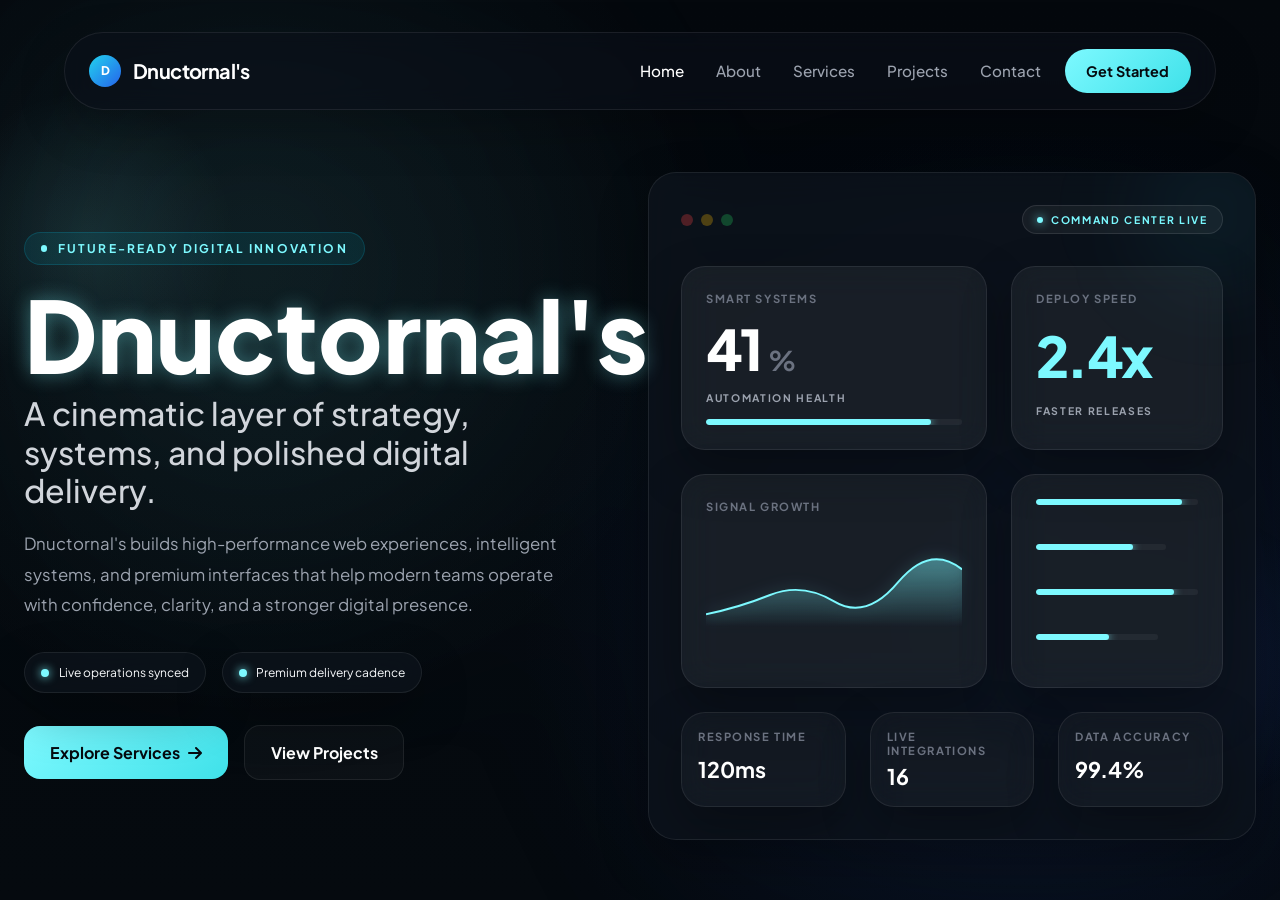
<file: index.html>
<!DOCTYPE html>
<html lang="en">
<head>
  <meta charset="UTF-8">
  <meta name="viewport" content="width=device-width, initial-scale=1.0">
  <meta name="description" content="Dnuctornal's delivers future-ready digital innovation through cinematic web experiences, intelligent systems, and premium interfaces.">
  <title>Dnuctornal's | Future-Ready Digital Innovation</title>
  <link rel="preconnect" href="https://fonts.googleapis.com">
  <link rel="preconnect" href="https://fonts.gstatic.com" crossorigin>
  <link href="https://fonts.googleapis.com/css2?family=Plus+Jakarta+Sans:wght@300;400;500;600;700;800&display=swap" rel="stylesheet">
  <link rel="stylesheet" href="https://cdnjs.cloudflare.com/ajax/libs/font-awesome/6.5.2/css/all.min.css" crossorigin="anonymous" referrerpolicy="no-referrer">
  <link rel="stylesheet" href="css/style.css">
</head>
<body data-page="home" class="page-accent-home homepage-redesign">
  <div class="homepage-bg-mesh" aria-hidden="true"></div>
  <div class="homepage-floating-orb homepage-floating-orb-left" aria-hidden="true"></div>
  <div class="homepage-floating-orb homepage-floating-orb-right" aria-hidden="true"></div>

  <header class="homepage-header">
    <nav class="homepage-nav" aria-label="Primary">
      <a class="homepage-brand" href="index.html" aria-label="Dnuctornal's home">
        <span class="homepage-brand-mark">D</span>
        <span class="homepage-brand-text">Dnuctornal's</span>
      </a>

      <button class="homepage-nav-toggle" type="button" aria-expanded="false" aria-controls="homepage-nav-menu" aria-label="Open menu">
        <span></span>
        <span></span>
        <span></span>
      </button>

      <div class="homepage-nav-menu" id="homepage-nav-menu">
        <ul class="homepage-nav-links">
          <li><a href="index.html" data-nav="home">Home</a></li>
          <li><a href="about.html" data-nav="about">About</a></li>
          <li><a href="services.html" data-nav="services">Services</a></li>
          <li><a href="projects.html" data-nav="projects">Projects</a></li>
          <li><a href="contact.html" data-nav="contact">Contact</a></li>
        </ul>
        <a class="homepage-btn homepage-btn-primary homepage-nav-cta" href="contact.html">Get Started</a>
      </div>
    </nav>
  </header>

  <main class="homepage-main">
    <section class="homepage-hero">
      <div class="homepage-hero-copy" id="heroText">
        <div class="homepage-eyebrow">
          <span class="homepage-eyebrow-dot"></span>
          Future-Ready Digital Innovation
        </div>

        <h1>Dnuctornal's</h1>

        <p class="homepage-tagline">
          A cinematic layer of strategy, systems, and polished digital delivery.
        </p>

        <p class="homepage-description">
          Dnuctornal's builds high-performance web experiences, intelligent systems, and premium interfaces that help modern teams operate with confidence, clarity, and a stronger digital presence.
        </p>

        <div class="homepage-pill-row">
          <div class="homepage-pill">
            <span class="homepage-dot-indicator"></span>
            Live operations synced
          </div>
          <div class="homepage-pill">
            <span class="homepage-dot-indicator"></span>
            Premium delivery cadence
          </div>
        </div>

        <div class="homepage-actions">
          <a class="homepage-btn homepage-btn-primary" href="services.html">
            Explore Services
            <i class="fa-solid fa-arrow-right" aria-hidden="true"></i>
          </a>
          <a class="homepage-btn homepage-btn-secondary" href="projects.html">View Projects</a>
        </div>
      </div>

      <div class="homepage-dashboard-wrap" id="dashboard">
        <div class="homepage-dashboard">
          <div class="homepage-dashboard-header">
            <div class="homepage-window-dots" aria-hidden="true">
              <span></span>
              <span></span>
              <span></span>
            </div>
            <div class="homepage-dashboard-badge">
              <span class="homepage-dot-indicator homepage-dot-indicator-small"></span>
              Command Center Live
            </div>
          </div>

          <div class="homepage-dashboard-grid">
            <article class="homepage-card homepage-card-wide">
              <span class="homepage-card-label">Smart Systems</span>
              <div class="homepage-stat-row">
                <span class="homepage-stat-number" id="healthCount">0</span>
                <span class="homepage-stat-symbol">%</span>
              </div>
              <span class="homepage-card-meta">Automation Health</span>
              <div class="homepage-progress-bar">
                <div class="homepage-progress-fill" style="width: 88%;"></div>
              </div>
            </article>

            <article class="homepage-card">
              <span class="homepage-card-label">Deploy Speed</span>
              <div class="homepage-stat-row homepage-stat-row-compact">
                <span class="homepage-stat-number homepage-stat-number-cyan">2.4x</span>
              </div>
              <span class="homepage-card-meta">Faster Releases</span>
            </article>

            <article class="homepage-card homepage-chart-card">
              <span class="homepage-card-label">Signal Growth</span>
              <div class="homepage-chart-wrap">
                <svg viewBox="0 0 400 100" class="homepage-chart" aria-hidden="true">
                  <defs>
                    <linearGradient id="homepageChartGradient" x1="0%" y1="0%" x2="0%" y2="100%">
                      <stop offset="0%" stop-color="rgba(125, 249, 255, 0.4)"></stop>
                      <stop offset="100%" stop-color="rgba(125, 249, 255, 0)"></stop>
                    </linearGradient>
                  </defs>
                  <path d="M0,80 Q50,70 100,50 T200,60 T300,30 T400,10 L400,100 L0,100 Z" fill="url(#homepageChartGradient)"></path>
                  <path class="homepage-chart-line" d="M0,80 Q50,70 100,50 T200,60 T300,30 T400,10" fill="none" stroke="#7df9ff" stroke-width="3"></path>
                </svg>
              </div>
            </article>

            <article class="homepage-card homepage-progress-list-card">
              <div class="homepage-progress-stack">
                <div class="homepage-progress-bar"><div class="homepage-progress-fill" style="width: 90%;"></div></div>
                <div class="homepage-progress-bar homepage-progress-bar-short"><div class="homepage-progress-fill" style="width: 75%;"></div></div>
                <div class="homepage-progress-bar"><div class="homepage-progress-fill" style="width: 85%;"></div></div>
                <div class="homepage-progress-bar homepage-progress-bar-mid"><div class="homepage-progress-fill" style="width: 60%;"></div></div>
              </div>
            </article>

            <article class="homepage-mini-card">
              <span class="homepage-mini-label">Response Time</span>
              <span class="homepage-mini-value">120ms</span>
            </article>
            <article class="homepage-mini-card">
              <span class="homepage-mini-label">Live Integrations</span>
              <span class="homepage-mini-value">16</span>
            </article>
            <article class="homepage-mini-card">
              <span class="homepage-mini-label">Data Accuracy</span>
              <span class="homepage-mini-value homepage-stat-number-cyan">99.4%</span>
            </article>
          </div>

          <div class="homepage-dashboard-glow" aria-hidden="true"></div>
        </div>
      </div>
    </section>
  </main>

  <script src="js/script.js"></script>
</body>
</html>
</file>
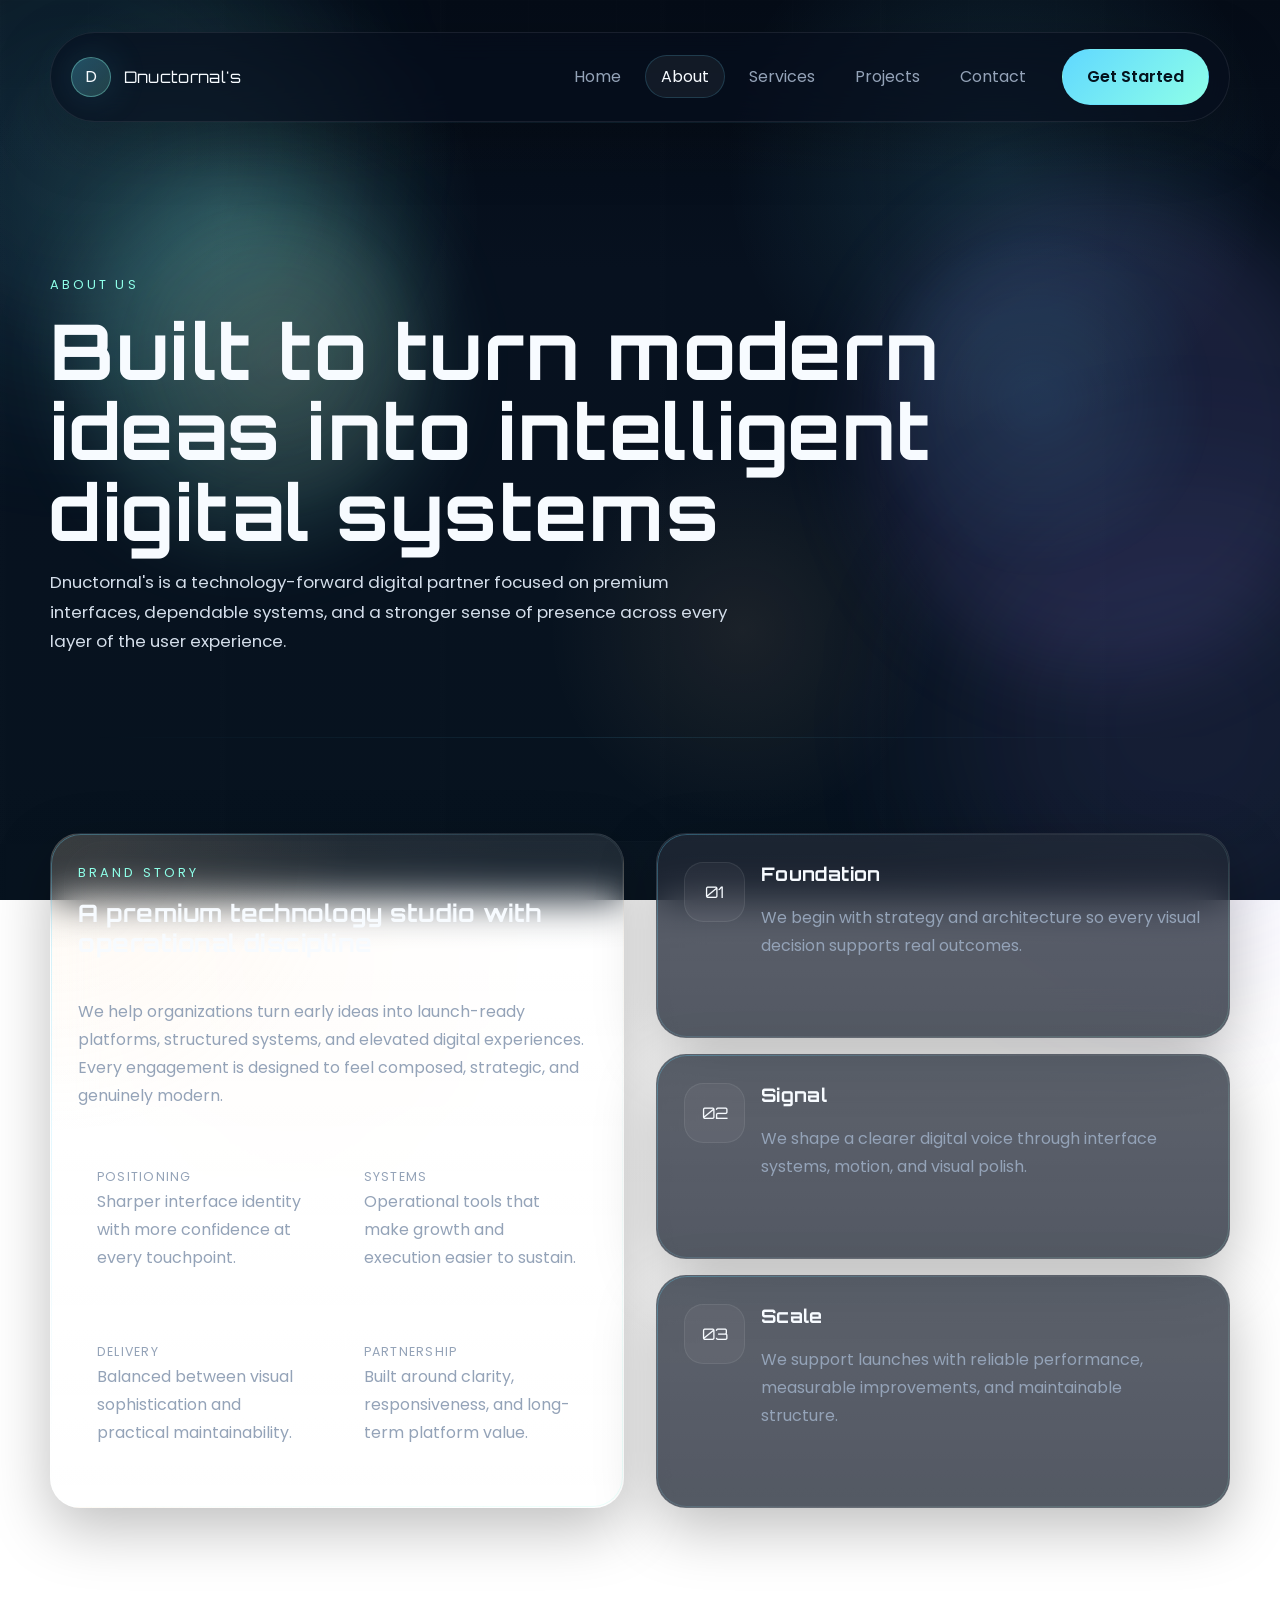
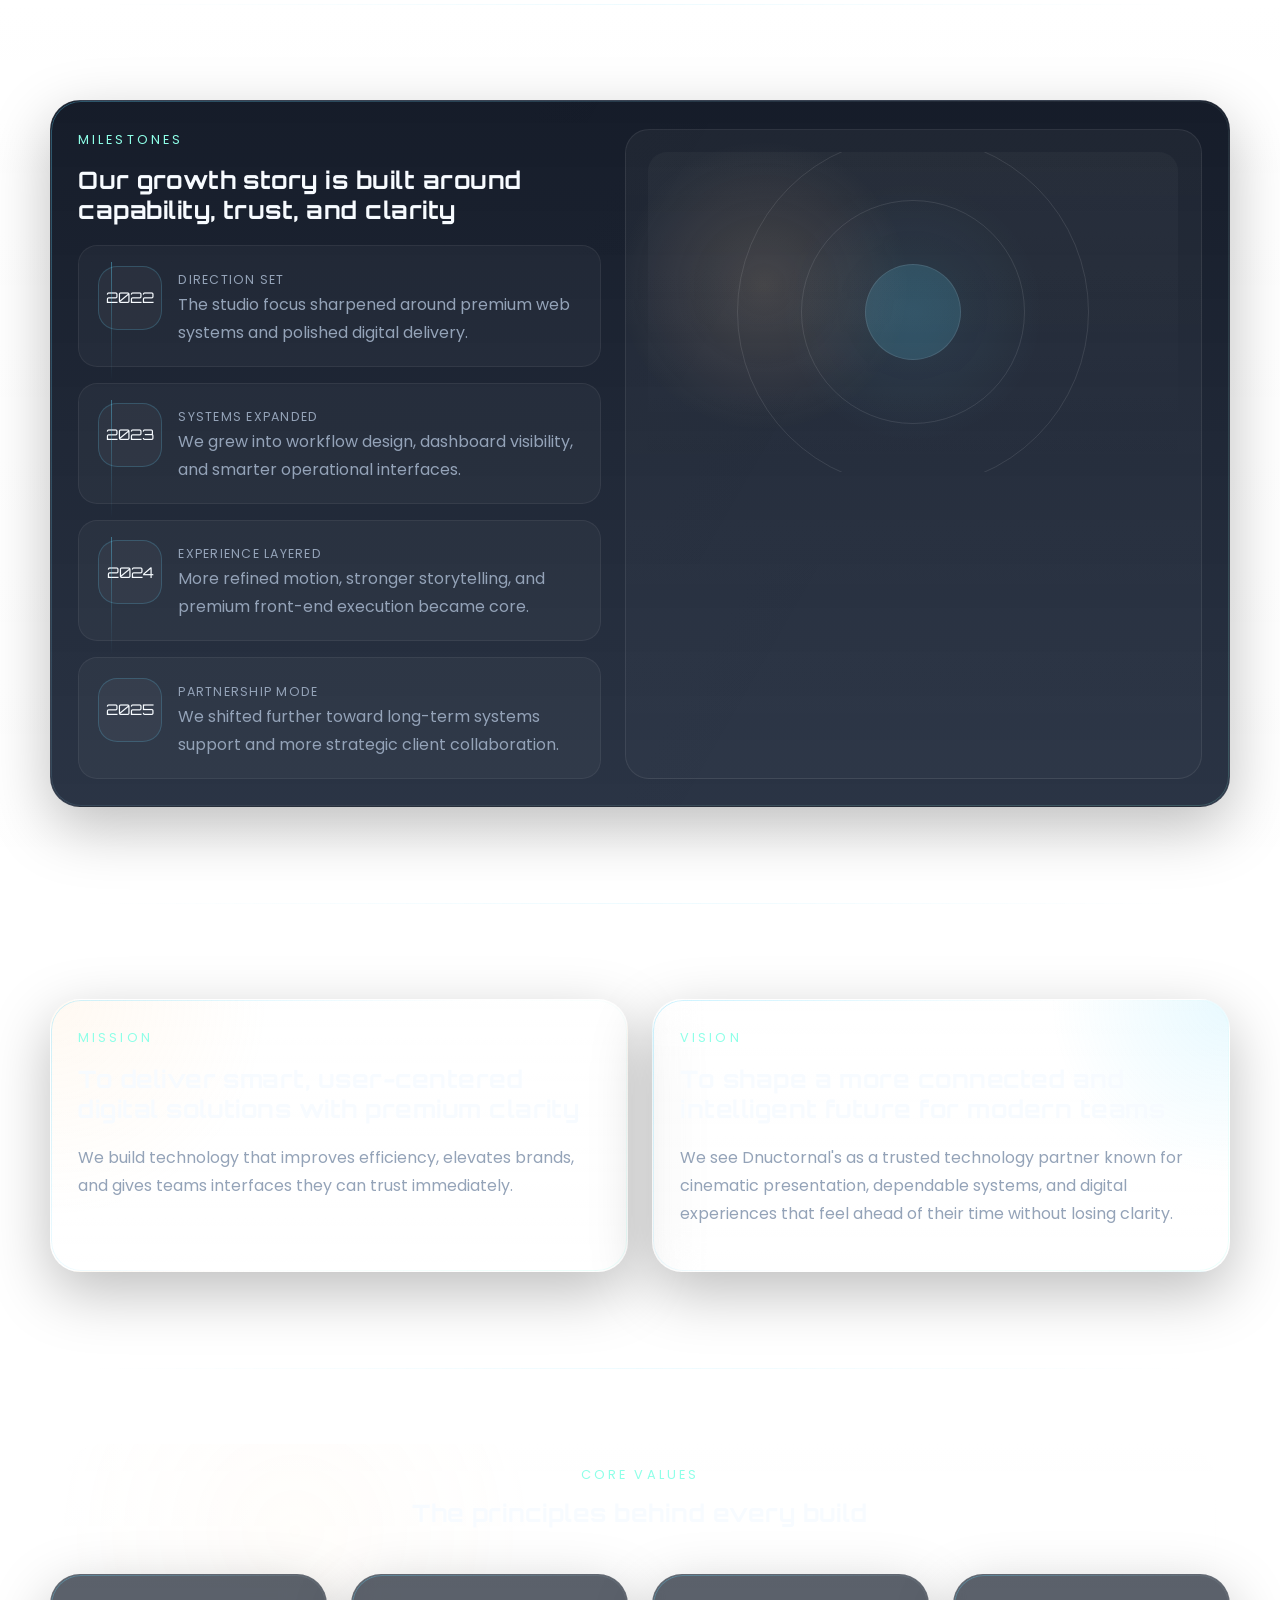
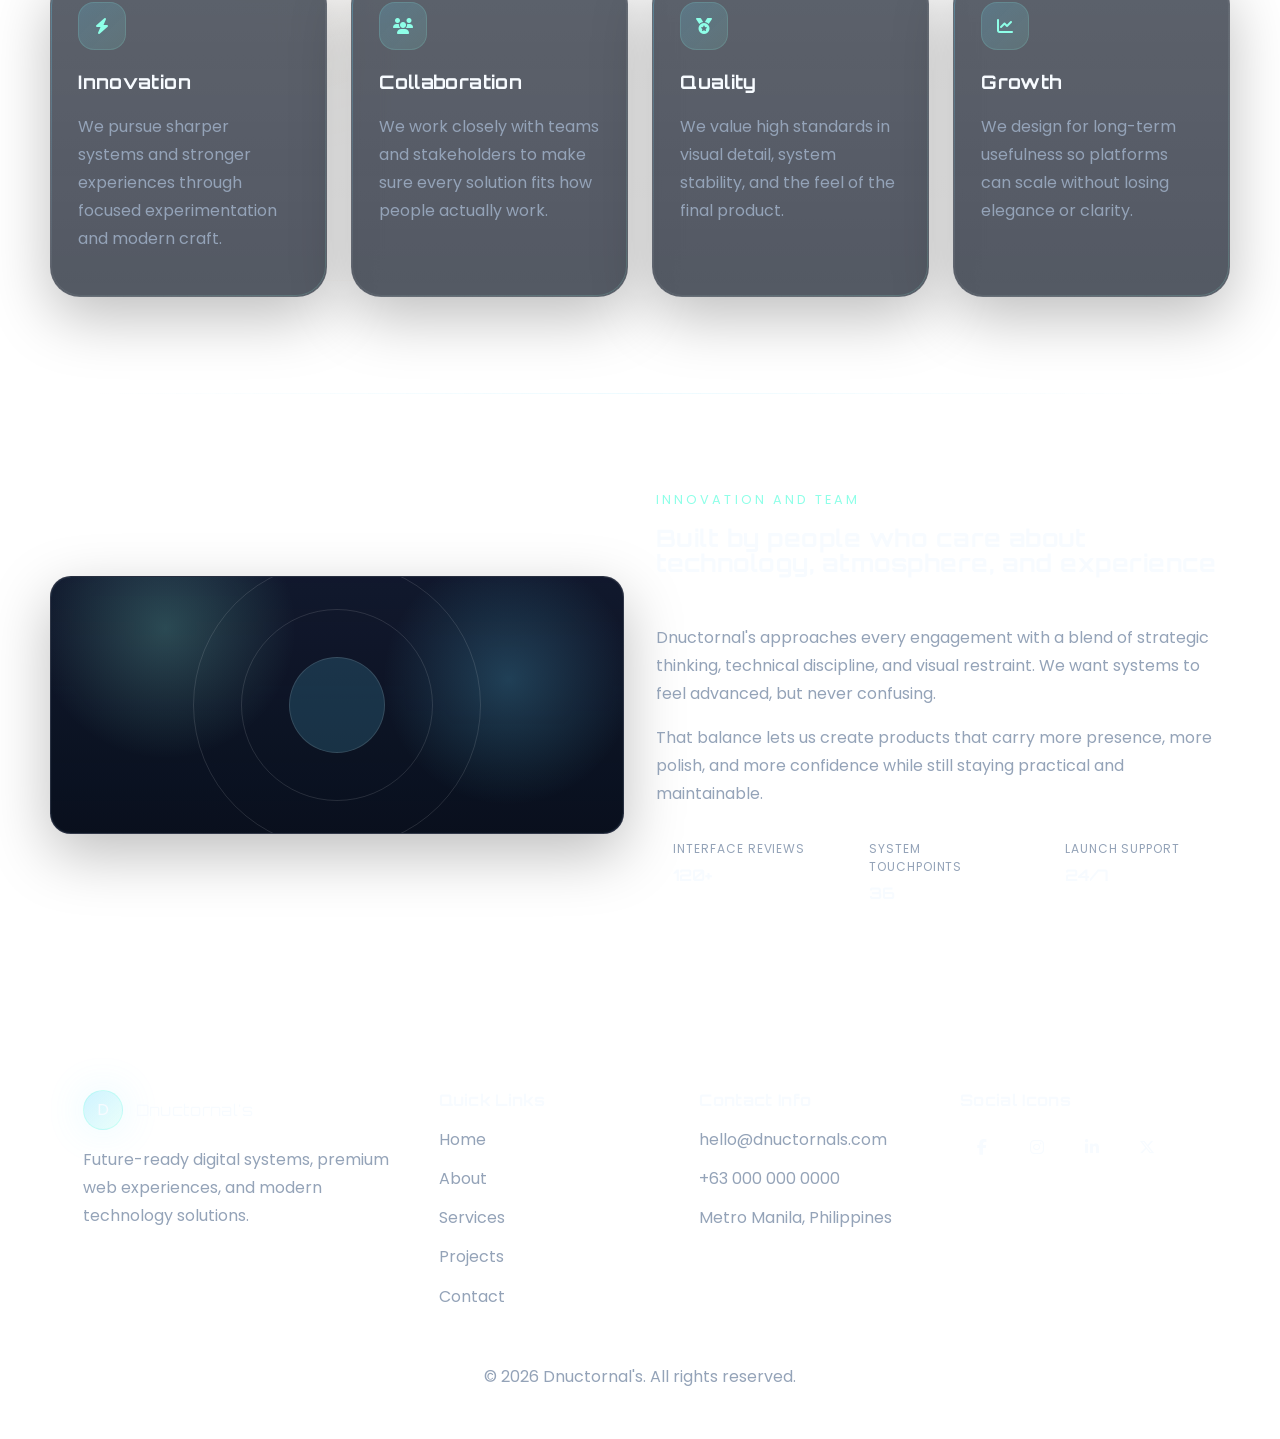
<file: about.html>
<!DOCTYPE html>
<html lang="en">
<head>
  <meta charset="UTF-8">
  <meta name="viewport" content="width=device-width, initial-scale=1.0">
  <meta name="description" content="Learn about Dnuctornal's mission, vision, values, and commitment to future-ready technology solutions.">
  <title>About | Dnuctornal's</title>
  <link rel="preconnect" href="https://fonts.googleapis.com">
  <link rel="preconnect" href="https://fonts.gstatic.com" crossorigin>
  <link href="https://fonts.googleapis.com/css2?family=Orbitron:wght@500;600;700;800&family=Poppins:wght@300;400;500;600;700&display=swap" rel="stylesheet">
  <link rel="stylesheet" href="https://cdnjs.cloudflare.com/ajax/libs/font-awesome/6.5.2/css/all.min.css" crossorigin="anonymous" referrerpolicy="no-referrer">
  <link rel="stylesheet" href="css/style.css">
</head>
<body data-page="about" class="page-accent-about">
  <div class="site-shell">
    <div class="site-bg" aria-hidden="true">
      <div class="site-noise"></div>
      <div class="site-glow"></div>
    </div>

    <header class="site-header">
      <nav class="navbar container" aria-label="Primary">
        <a class="brand" href="index.html" aria-label="Dnuctornal's home">
          <span class="brand-mark">D</span>
          <span class="brand-text">Dnuctornal's</span>
        </a>
        <button class="nav-toggle" type="button" aria-expanded="false" aria-controls="nav-menu" aria-label="Open menu">
          <span></span>
          <span></span>
          <span></span>
        </button>
        <div class="nav-menu" id="nav-menu">
          <ul class="nav-links">
            <li><a href="index.html" data-nav="home">Home</a></li>
            <li><a href="about.html" data-nav="about">About</a></li>
            <li><a href="services.html" data-nav="services">Services</a></li>
            <li><a href="projects.html" data-nav="projects">Projects</a></li>
            <li><a href="contact.html" data-nav="contact">Contact</a></li>
          </ul>
          <a class="btn btn-primary nav-cta" href="contact.html">Get Started</a>
        </div>
      </nav>
    </header>

    <main>
      <section class="page-hero section">
        <div class="page-hero-atmosphere" aria-hidden="true">
          <div class="mesh-glow" data-parallax data-depth="0.12" style="--glow-size: 22rem; --glow-top: 10%; --glow-left: 8%; --glow-color: rgba(255, 210, 157, 0.12);"></div>
          <div class="mesh-glow" data-parallax data-depth="0.16" style="--glow-size: 24rem; --glow-top: 14%; --glow-right: 4%; --glow-color: rgba(96, 216, 255, 0.14);"></div>
        </div>
        <div class="container" data-reveal="up">
          <p class="eyebrow">About Us</p>
          <h1>Built to turn modern ideas into intelligent digital systems</h1>
          <p class="page-intro">
            Dnuctornal's is a technology-forward digital partner focused on premium interfaces, dependable systems,
            and a stronger sense of presence across every layer of the user experience.
          </p>
        </div>
      </section>

      <section class="section section-atmosphere">
        <div class="container story-layout">
          <article class="brand-story-card spotlight-card" data-reveal="left">
            <div>
              <p class="eyebrow">Brand Story</p>
              <h2>A premium technology studio with operational discipline</h2>
            </div>
            <p>
              We help organizations turn early ideas into launch-ready platforms, structured systems, and elevated digital experiences.
              Every engagement is designed to feel composed, strategic, and genuinely modern.
            </p>
            <div class="brand-story-grid">
              <div class="story-block">
                <span class="mini-label">Positioning</span>
                <p>Sharper interface identity with more confidence at every touchpoint.</p>
              </div>
              <div class="story-block">
                <span class="mini-label">Systems</span>
                <p>Operational tools that make growth and execution easier to sustain.</p>
              </div>
              <div class="story-block">
                <span class="mini-label">Delivery</span>
                <p>Balanced between visual sophistication and practical maintainability.</p>
              </div>
              <div class="story-block">
                <span class="mini-label">Partnership</span>
                <p>Built around clarity, responsiveness, and long-term platform value.</p>
              </div>
            </div>
          </article>

          <aside class="milestone-grid reveal-group" data-stagger>
            <article class="milestone-card glass-card" data-reveal="right">
              <span class="milestone-number">01</span>
              <div>
                <h3>Foundation</h3>
                <p>We begin with strategy and architecture so every visual decision supports real outcomes.</p>
              </div>
            </article>
            <article class="milestone-card glass-card" data-reveal="right">
              <span class="milestone-number">02</span>
              <div>
                <h3>Signal</h3>
                <p>We shape a clearer digital voice through interface systems, motion, and visual polish.</p>
              </div>
            </article>
            <article class="milestone-card glass-card" data-reveal="right">
              <span class="milestone-number">03</span>
              <div>
                <h3>Scale</h3>
                <p>We support launches with reliable performance, measurable improvements, and maintainable structure.</p>
              </div>
            </article>
          </aside>
        </div>
      </section>

      <section class="section section-alt">
        <div class="container timeline-panel dashboard-card" data-reveal="zoom">
          <div class="timeline-layout">
            <div>
              <p class="eyebrow">Milestones</p>
              <h2>Our growth story is built around capability, trust, and clarity</h2>
              <div class="timeline-list reveal-group" data-stagger>
                <article class="timeline-item" data-reveal="left">
                  <span class="timeline-year">2022</span>
                  <div class="timeline-copy">
                    <small>Direction Set</small>
                    <p>The studio focus sharpened around premium web systems and polished digital delivery.</p>
                  </div>
                </article>
                <article class="timeline-item" data-reveal="left">
                  <span class="timeline-year">2023</span>
                  <div class="timeline-copy">
                    <small>Systems Expanded</small>
                    <p>We grew into workflow design, dashboard visibility, and smarter operational interfaces.</p>
                  </div>
                </article>
                <article class="timeline-item" data-reveal="left">
                  <span class="timeline-year">2024</span>
                  <div class="timeline-copy">
                    <small>Experience Layered</small>
                    <p>More refined motion, stronger storytelling, and premium front-end execution became core.</p>
                  </div>
                </article>
                <article class="timeline-item" data-reveal="left">
                  <span class="timeline-year">2025</span>
                  <div class="timeline-copy">
                    <small>Partnership Mode</small>
                    <p>We shifted further toward long-term systems support and more strategic client collaboration.</p>
                  </div>
                </article>
              </div>
            </div>
            <div class="timeline-visual">
              <div class="timeline-orbits" data-parallax-group>
                <span data-parallax-layer data-depth="10"></span>
                <span data-parallax-layer data-depth="16"></span>
                <span data-parallax-layer data-depth="22"></span>
              </div>
            </div>
          </div>
        </div>
      </section>

      <section class="section">
        <div class="container card-grid two-col">
          <article class="spotlight-card info-card" data-reveal="left">
            <p class="eyebrow">Mission</p>
            <h2>To deliver smart, user-centered digital solutions with premium clarity</h2>
            <p>
              We build technology that improves efficiency, elevates brands, and gives teams interfaces they can trust immediately.
            </p>
          </article>
          <article class="accent-panel info-card" data-reveal="right">
            <p class="eyebrow">Vision</p>
            <h2>To shape a more connected and intelligent future for modern teams</h2>
            <p>
              We see Dnuctornal's as a trusted technology partner known for cinematic presentation, dependable systems,
              and digital experiences that feel ahead of their time without losing clarity.
            </p>
          </article>
        </div>
      </section>

      <section class="section section-atmosphere">
        <div class="container">
          <div class="section-heading" data-reveal="up">
            <p class="eyebrow">Core Values</p>
            <h2>The principles behind every build</h2>
          </div>
          <div class="card-grid four-col reveal-group" data-stagger>
            <article class="glass-card feature-card" data-reveal="up">
              <i class="fa-solid fa-bolt"></i>
              <h3>Innovation</h3>
              <p>We pursue sharper systems and stronger experiences through focused experimentation and modern craft.</p>
            </article>
            <article class="glass-card feature-card" data-reveal="up">
              <i class="fa-solid fa-users"></i>
              <h3>Collaboration</h3>
              <p>We work closely with teams and stakeholders to make sure every solution fits how people actually work.</p>
            </article>
            <article class="glass-card feature-card" data-reveal="up">
              <i class="fa-solid fa-medal"></i>
              <h3>Quality</h3>
              <p>We value high standards in visual detail, system stability, and the feel of the final product.</p>
            </article>
            <article class="glass-card feature-card" data-reveal="up">
              <i class="fa-solid fa-chart-line"></i>
              <h3>Growth</h3>
              <p>We design for long-term usefulness so platforms can scale without losing elegance or clarity.</p>
            </article>
          </div>
        </div>
      </section>

      <section class="section">
        <div class="container split-layout">
          <div class="glass-card innovation-visual" data-reveal="left">
            <div class="placeholder-art" data-parallax-group>
              <span data-parallax-layer data-depth="8"></span>
              <span data-parallax-layer data-depth="14"></span>
              <span data-parallax-layer data-depth="20"></span>
            </div>
          </div>
          <div data-reveal="right">
            <div class="section-heading align-left">
              <p class="eyebrow">Innovation and Team</p>
              <h2>Built by people who care about technology, atmosphere, and experience</h2>
            </div>
            <p>
              Dnuctornal's approaches every engagement with a blend of strategic thinking, technical discipline,
              and visual restraint. We want systems to feel advanced, but never confusing.
            </p>
            <p>
              That balance lets us create products that carry more presence, more polish, and more confidence while still staying practical and maintainable.
            </p>
            <div class="mini-metric-grid">
              <div>
                <span>Interface Reviews</span>
                <strong data-counter data-value="120" data-suffix="+">120+</strong>
              </div>
              <div>
                <span>System Touchpoints</span>
                <strong data-counter data-value="36">36</strong>
              </div>
              <div>
                <span>Launch Support</span>
                <strong data-counter data-value="24" data-suffix="/7">24/7</strong>
              </div>
            </div>
          </div>
        </div>
      </section>
    </main>

    <footer class="site-footer">
      <div class="container footer-grid">
        <div>
          <a class="brand footer-brand" href="index.html">
            <span class="brand-mark">D</span>
            <span class="brand-text">Dnuctornal's</span>
          </a>
          <p class="footer-copy">
            Future-ready digital systems, premium web experiences, and modern technology solutions.
          </p>
        </div>
        <div>
          <h3>Quick Links</h3>
          <ul class="footer-links">
            <li><a href="index.html">Home</a></li>
            <li><a href="about.html">About</a></li>
            <li><a href="services.html">Services</a></li>
            <li><a href="projects.html">Projects</a></li>
            <li><a href="contact.html">Contact</a></li>
          </ul>
        </div>
        <div>
          <h3>Contact Info</h3>
          <ul class="footer-links">
            <li><a href="mailto:hello@dnuctornals.com">hello@dnuctornals.com</a></li>
            <li><a href="tel:+630000000000">+63 000 000 0000</a></li>
            <li>Metro Manila, Philippines</li>
          </ul>
        </div>
        <div>
          <h3>Social Icons</h3>
          <div class="social-links">
            <a href="#" aria-label="Facebook"><i class="fa-brands fa-facebook-f"></i></a>
            <a href="#" aria-label="Instagram"><i class="fa-brands fa-instagram"></i></a>
            <a href="#" aria-label="LinkedIn"><i class="fa-brands fa-linkedin-in"></i></a>
            <a href="#" aria-label="X"><i class="fa-brands fa-x-twitter"></i></a>
          </div>
        </div>
      </div>
      <div class="container footer-bottom">
        <p>&copy; 2026 Dnuctornal's. All rights reserved.</p>
      </div>
    </footer>
  </div>

  <script src="js/script.js"></script>
</body>
</html>
</file>
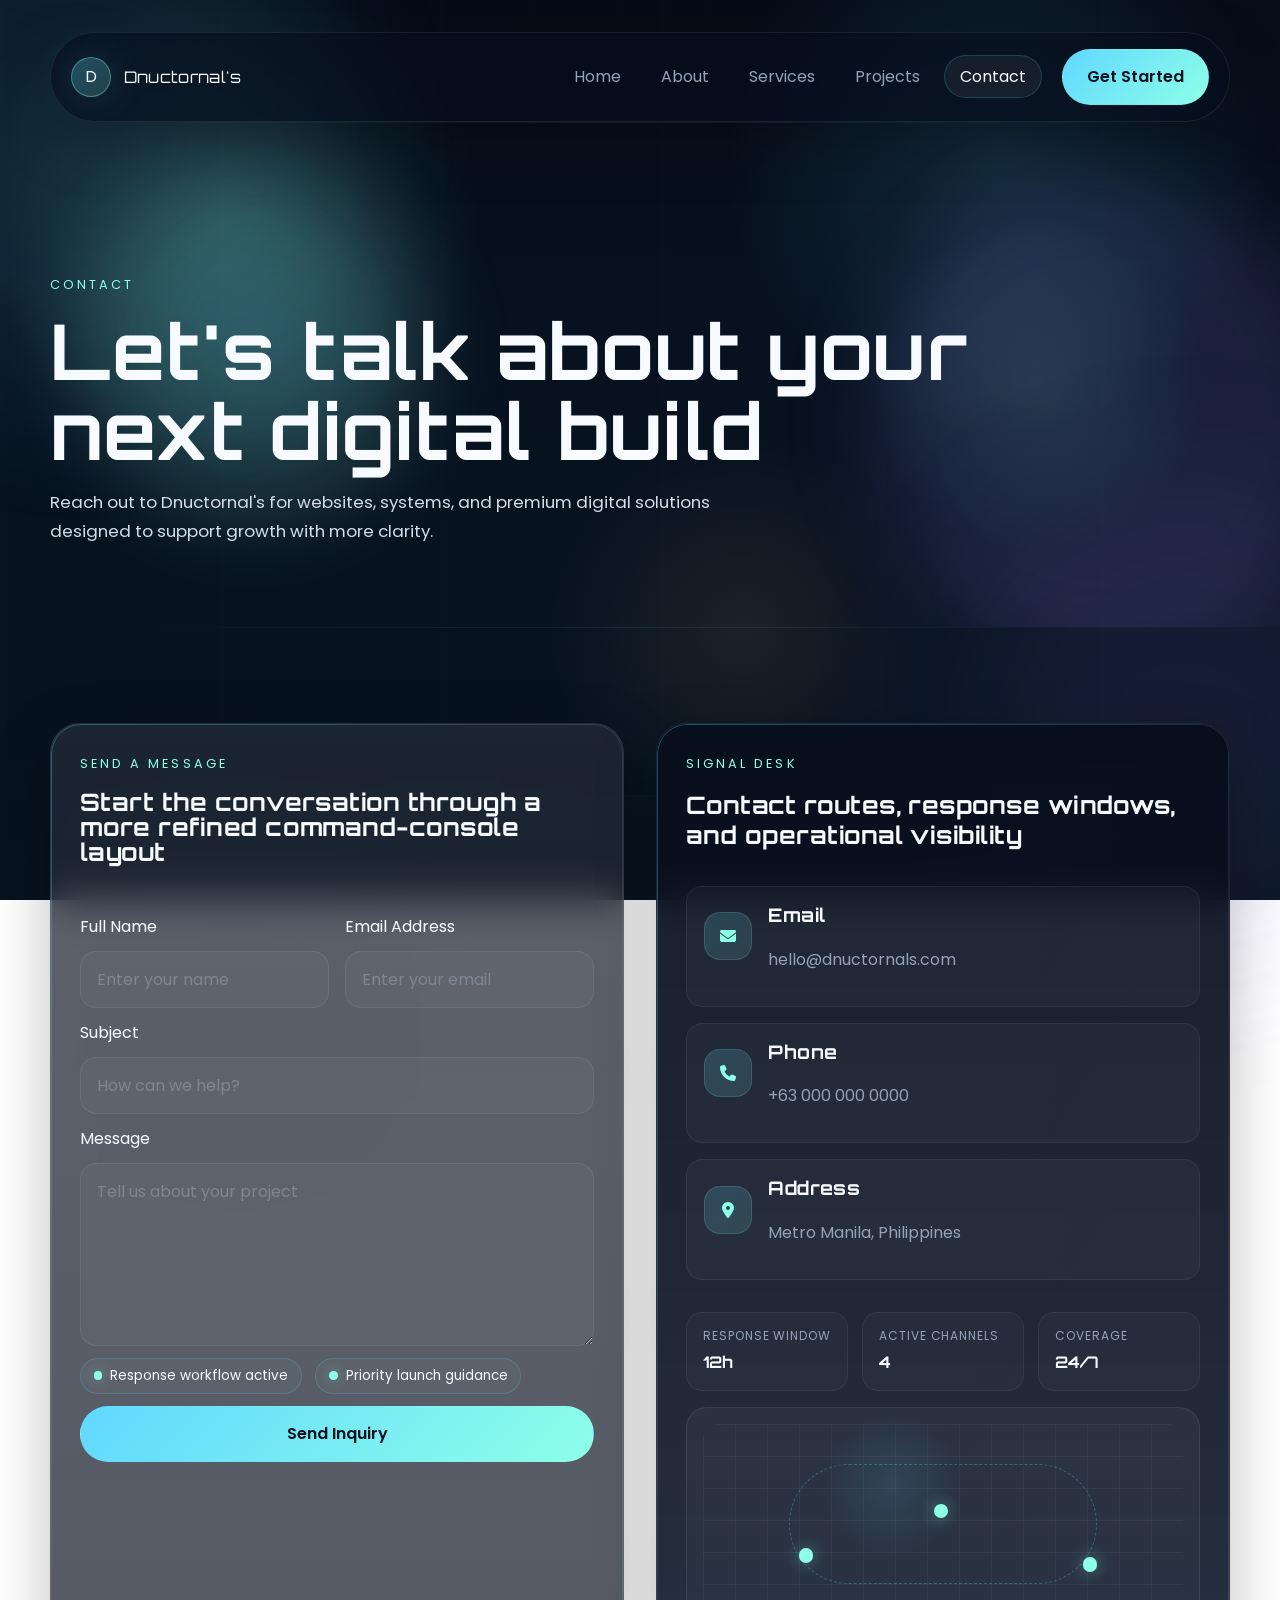
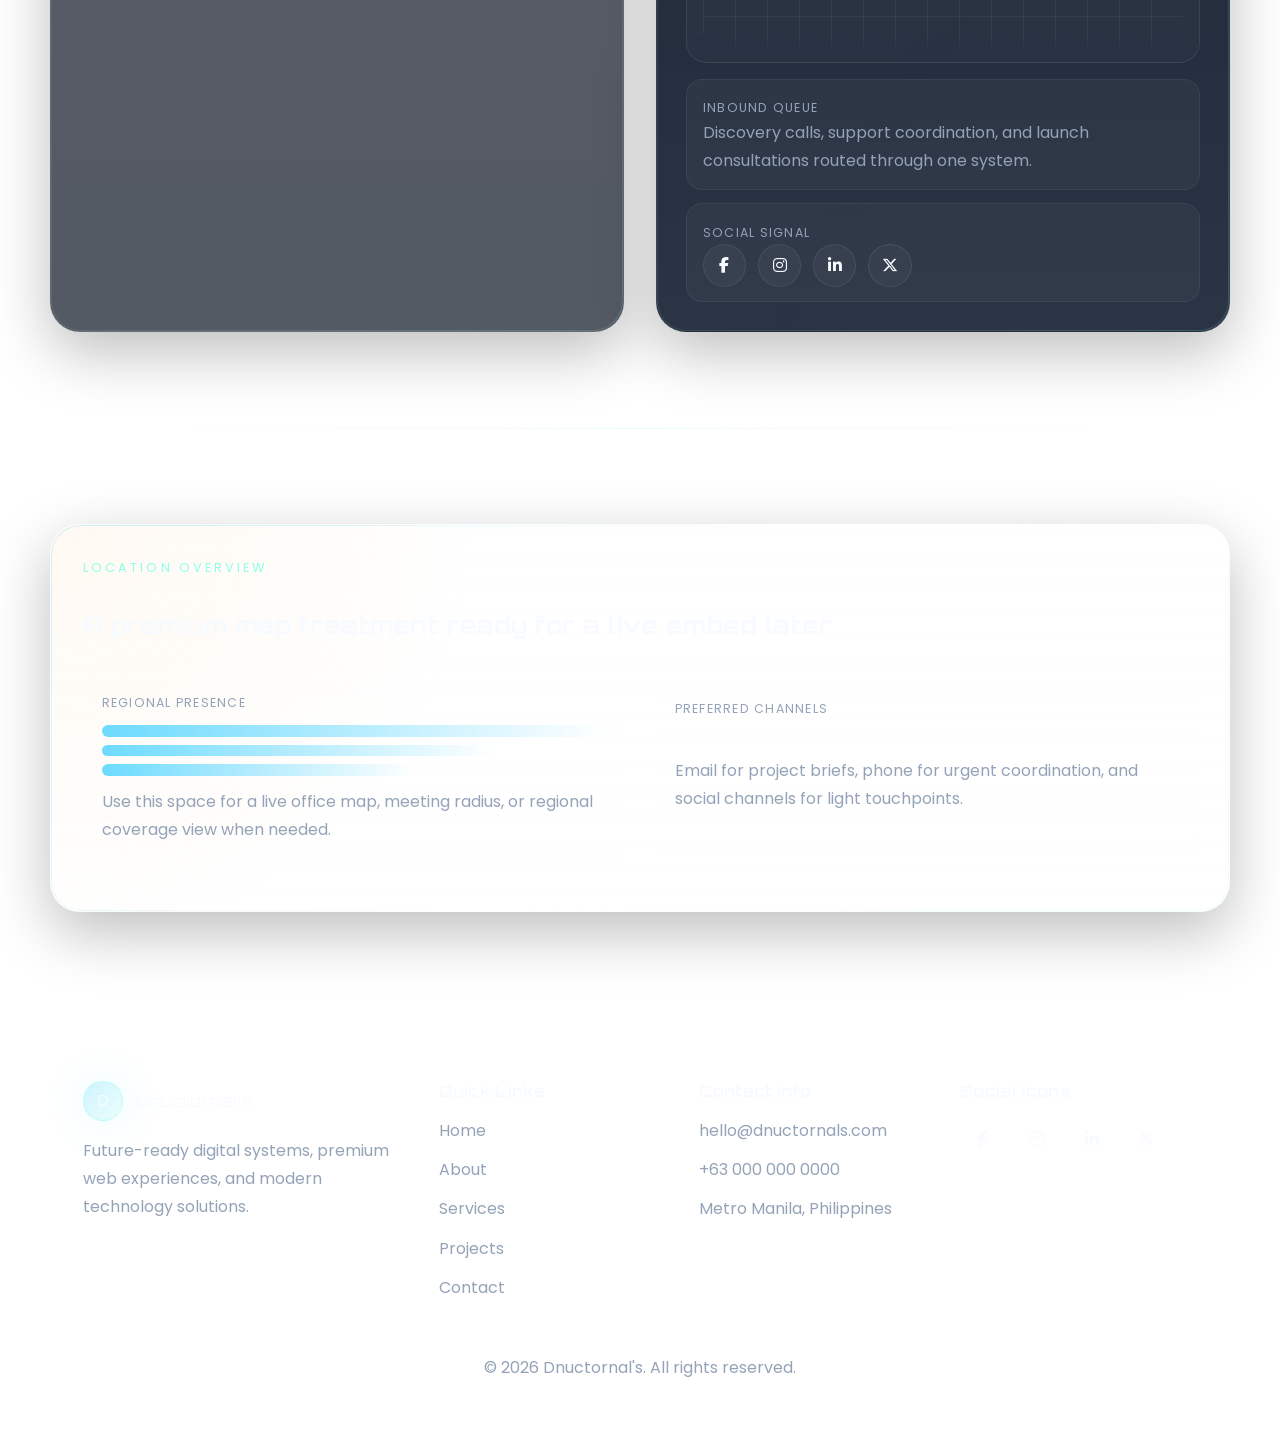
<file: contact.html>
<!DOCTYPE html>
<html lang="en">
<head>
  <meta charset="UTF-8">
  <meta name="viewport" content="width=device-width, initial-scale=1.0">
  <meta name="description" content="Contact Dnuctornal's for future-ready web, system, and digital technology solutions.">
  <title>Contact | Dnuctornal's</title>
  <link rel="preconnect" href="https://fonts.googleapis.com">
  <link rel="preconnect" href="https://fonts.gstatic.com" crossorigin>
  <link href="https://fonts.googleapis.com/css2?family=Orbitron:wght@500;600;700;800&family=Poppins:wght@300;400;500;600;700&display=swap" rel="stylesheet">
  <link rel="stylesheet" href="https://cdnjs.cloudflare.com/ajax/libs/font-awesome/6.5.2/css/all.min.css" crossorigin="anonymous" referrerpolicy="no-referrer">
  <link rel="stylesheet" href="css/style.css">
</head>
<body data-page="contact" class="page-accent-contact">
  <div class="site-shell">
    <div class="site-bg" aria-hidden="true">
      <div class="site-noise"></div>
      <div class="site-glow"></div>
    </div>

    <header class="site-header">
      <nav class="navbar container" aria-label="Primary">
        <a class="brand" href="index.html" aria-label="Dnuctornal's home">
          <span class="brand-mark">D</span>
          <span class="brand-text">Dnuctornal's</span>
        </a>
        <button class="nav-toggle" type="button" aria-expanded="false" aria-controls="nav-menu" aria-label="Open menu">
          <span></span>
          <span></span>
          <span></span>
        </button>
        <div class="nav-menu" id="nav-menu">
          <ul class="nav-links">
            <li><a href="index.html" data-nav="home">Home</a></li>
            <li><a href="about.html" data-nav="about">About</a></li>
            <li><a href="services.html" data-nav="services">Services</a></li>
            <li><a href="projects.html" data-nav="projects">Projects</a></li>
            <li><a href="contact.html" data-nav="contact">Contact</a></li>
          </ul>
          <a class="btn btn-primary nav-cta" href="contact.html">Get Started</a>
        </div>
      </nav>
    </header>

    <main>
      <section class="page-hero section">
        <div class="page-hero-atmosphere" aria-hidden="true">
          <div class="mesh-glow" data-parallax data-depth="0.12" style="--glow-size: 20rem; --glow-top: 12%; --glow-left: 8%; --glow-color: rgba(96, 216, 255, 0.14);"></div>
          <div class="mesh-glow" data-parallax data-depth="0.14" style="--glow-size: 24rem; --glow-top: 14%; --glow-right: 4%; --glow-color: rgba(142, 255, 232, 0.12);"></div>
        </div>
        <div class="container" data-reveal="up">
          <p class="eyebrow">Contact</p>
          <h1>Let's talk about your next digital build</h1>
          <p class="page-intro">
            Reach out to Dnuctornal's for websites, systems, and premium digital solutions designed to support growth with more clarity.
          </p>
        </div>
      </section>

      <section class="section section-atmosphere">
        <div class="container contact-console">
          <div class="glass-card contact-panel" data-reveal="left">
            <div class="section-heading align-left">
              <p class="eyebrow">Send a Message</p>
              <h2>Start the conversation through a more refined command-console layout</h2>
            </div>
            <form class="contact-form">
              <div class="form-grid">
                <label>
                  Full Name
                  <input type="text" name="name" placeholder="Enter your name">
                </label>
                <label>
                  Email Address
                  <input type="email" name="email" placeholder="Enter your email">
                </label>
              </div>
              <label>
                Subject
                <input type="text" name="subject" placeholder="How can we help?">
              </label>
              <label>
                Message
                <textarea name="message" rows="6" placeholder="Tell us about your project"></textarea>
              </label>
              <div class="pill-row">
                <span class="status-pill">Response workflow active</span>
                <span class="status-pill">Priority launch guidance</span>
              </div>
              <button class="btn btn-primary" type="submit">Send Inquiry</button>
            </form>
          </div>

          <aside class="console-panel dashboard-card" data-reveal="right">
            <div class="console-header">
              <div>
                <p class="eyebrow">Signal Desk</p>
                <h2>Contact routes, response windows, and operational visibility</h2>
              </div>
            </div>

            <div class="contact-chip-grid reveal-group" data-stagger>
              <article class="contact-chip" data-reveal="up">
                <i class="fa-solid fa-envelope"></i>
                <div>
                  <h3>Email</h3>
                  <p><a href="mailto:hello@dnuctornals.com">hello@dnuctornals.com</a></p>
                </div>
              </article>
              <article class="contact-chip" data-reveal="up">
                <i class="fa-solid fa-phone"></i>
                <div>
                  <h3>Phone</h3>
                  <p><a href="tel:+630000000000">+63 000 000 0000</a></p>
                </div>
              </article>
              <article class="contact-chip" data-reveal="up">
                <i class="fa-solid fa-location-dot"></i>
                <div>
                  <h3>Address</h3>
                  <p>Metro Manila, Philippines</p>
                </div>
              </article>
            </div>

            <div class="contact-metric-grid">
              <article data-activate>
                <span>Response Window</span>
                <strong data-counter data-value="12" data-suffix="h">12h</strong>
              </article>
              <article data-activate>
                <span>Active Channels</span>
                <strong data-counter data-value="4">4</strong>
              </article>
              <article data-activate>
                <span>Coverage</span>
                <strong>24/7</strong>
              </article>
            </div>

            <div class="console-map" data-parallax-group>
              <div class="map-grid" data-parallax-layer data-depth="8">
                <div class="map-route"></div>
                <span class="map-node origin"></span>
                <span class="map-node hub"></span>
                <span class="map-node target"></span>
              </div>
            </div>

            <div class="console-log reveal-group" data-stagger>
              <article data-reveal="up">
                <span class="mini-label">Inbound Queue</span>
                <p>Discovery calls, support coordination, and launch consultations routed through one system.</p>
              </article>
              <article data-reveal="up">
                <span class="mini-label">Social Signal</span>
                <div class="social-links">
                  <a href="#" aria-label="Facebook"><i class="fa-brands fa-facebook-f"></i></a>
                  <a href="#" aria-label="Instagram"><i class="fa-brands fa-instagram"></i></a>
                  <a href="#" aria-label="LinkedIn"><i class="fa-brands fa-linkedin-in"></i></a>
                  <a href="#" aria-label="X"><i class="fa-brands fa-x-twitter"></i></a>
                </div>
              </article>
            </div>
          </aside>
        </div>
      </section>

      <section class="section">
        <div class="container">
          <div class="map-placeholder spotlight-card" data-reveal="up">
            <p class="eyebrow">Location Overview</p>
            <h2>A premium map treatment ready for a live embed later</h2>
            <div class="contact-layout">
              <div class="contact-signal">
                <span class="mini-label">Regional Presence</span>
                <div class="progress-line" aria-hidden="true">
                  <span></span>
                  <span></span>
                  <span></span>
                </div>
                <p>Use this space for a live office map, meeting radius, or regional coverage view when needed.</p>
              </div>
              <div class="contact-signal">
                <span class="mini-label">Preferred Channels</span>
                <p>Email for project briefs, phone for urgent coordination, and social channels for light touchpoints.</p>
              </div>
            </div>
          </div>
        </div>
      </section>
    </main>

    <footer class="site-footer">
      <div class="container footer-grid">
        <div>
          <a class="brand footer-brand" href="index.html">
            <span class="brand-mark">D</span>
            <span class="brand-text">Dnuctornal's</span>
          </a>
          <p class="footer-copy">
            Future-ready digital systems, premium web experiences, and modern technology solutions.
          </p>
        </div>
        <div>
          <h3>Quick Links</h3>
          <ul class="footer-links">
            <li><a href="index.html">Home</a></li>
            <li><a href="about.html">About</a></li>
            <li><a href="services.html">Services</a></li>
            <li><a href="projects.html">Projects</a></li>
            <li><a href="contact.html">Contact</a></li>
          </ul>
        </div>
        <div>
          <h3>Contact Info</h3>
          <ul class="footer-links">
            <li><a href="mailto:hello@dnuctornals.com">hello@dnuctornals.com</a></li>
            <li><a href="tel:+630000000000">+63 000 000 0000</a></li>
            <li>Metro Manila, Philippines</li>
          </ul>
        </div>
        <div>
          <h3>Social Icons</h3>
          <div class="social-links">
            <a href="#" aria-label="Facebook"><i class="fa-brands fa-facebook-f"></i></a>
            <a href="#" aria-label="Instagram"><i class="fa-brands fa-instagram"></i></a>
            <a href="#" aria-label="LinkedIn"><i class="fa-brands fa-linkedin-in"></i></a>
            <a href="#" aria-label="X"><i class="fa-brands fa-x-twitter"></i></a>
          </div>
        </div>
      </div>
      <div class="container footer-bottom">
        <p>&copy; 2026 Dnuctornal's. All rights reserved.</p>
      </div>
    </footer>
  </div>

  <script src="js/script.js"></script>
</body>
</html>
</file>
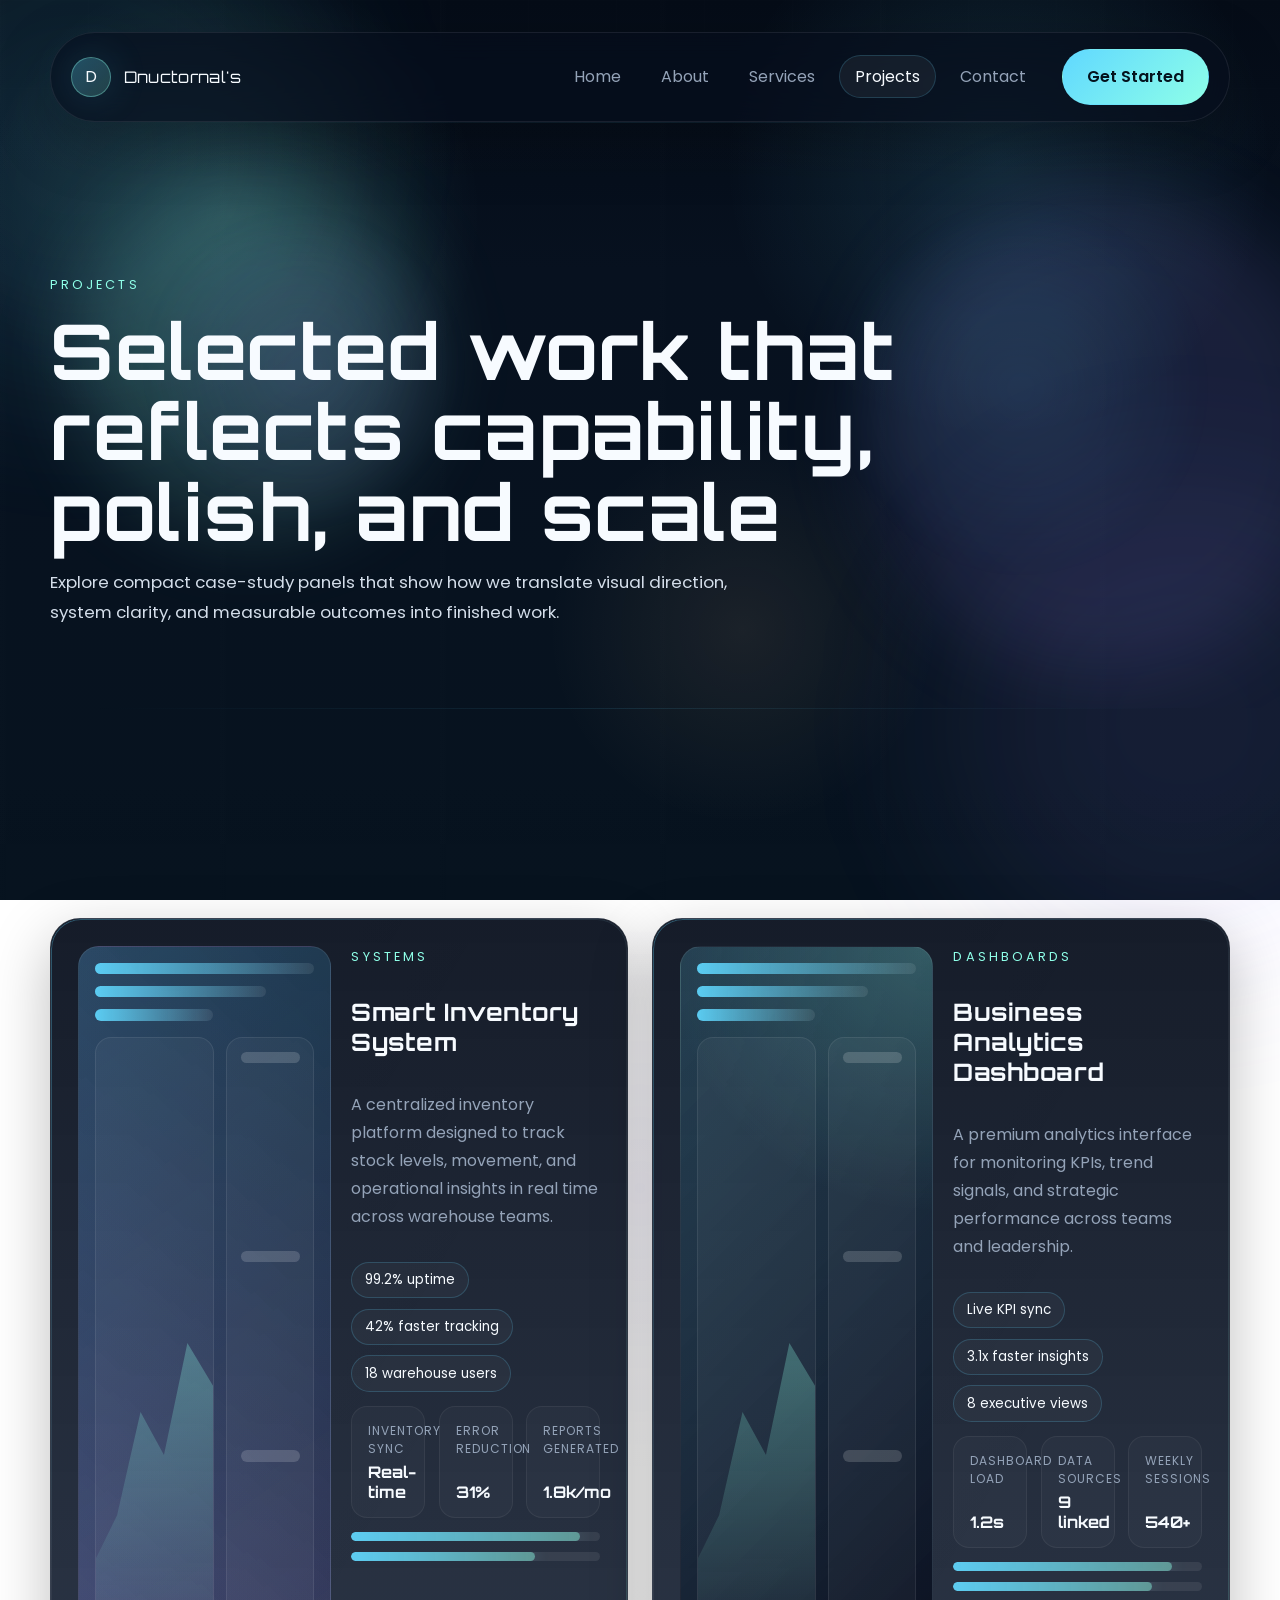
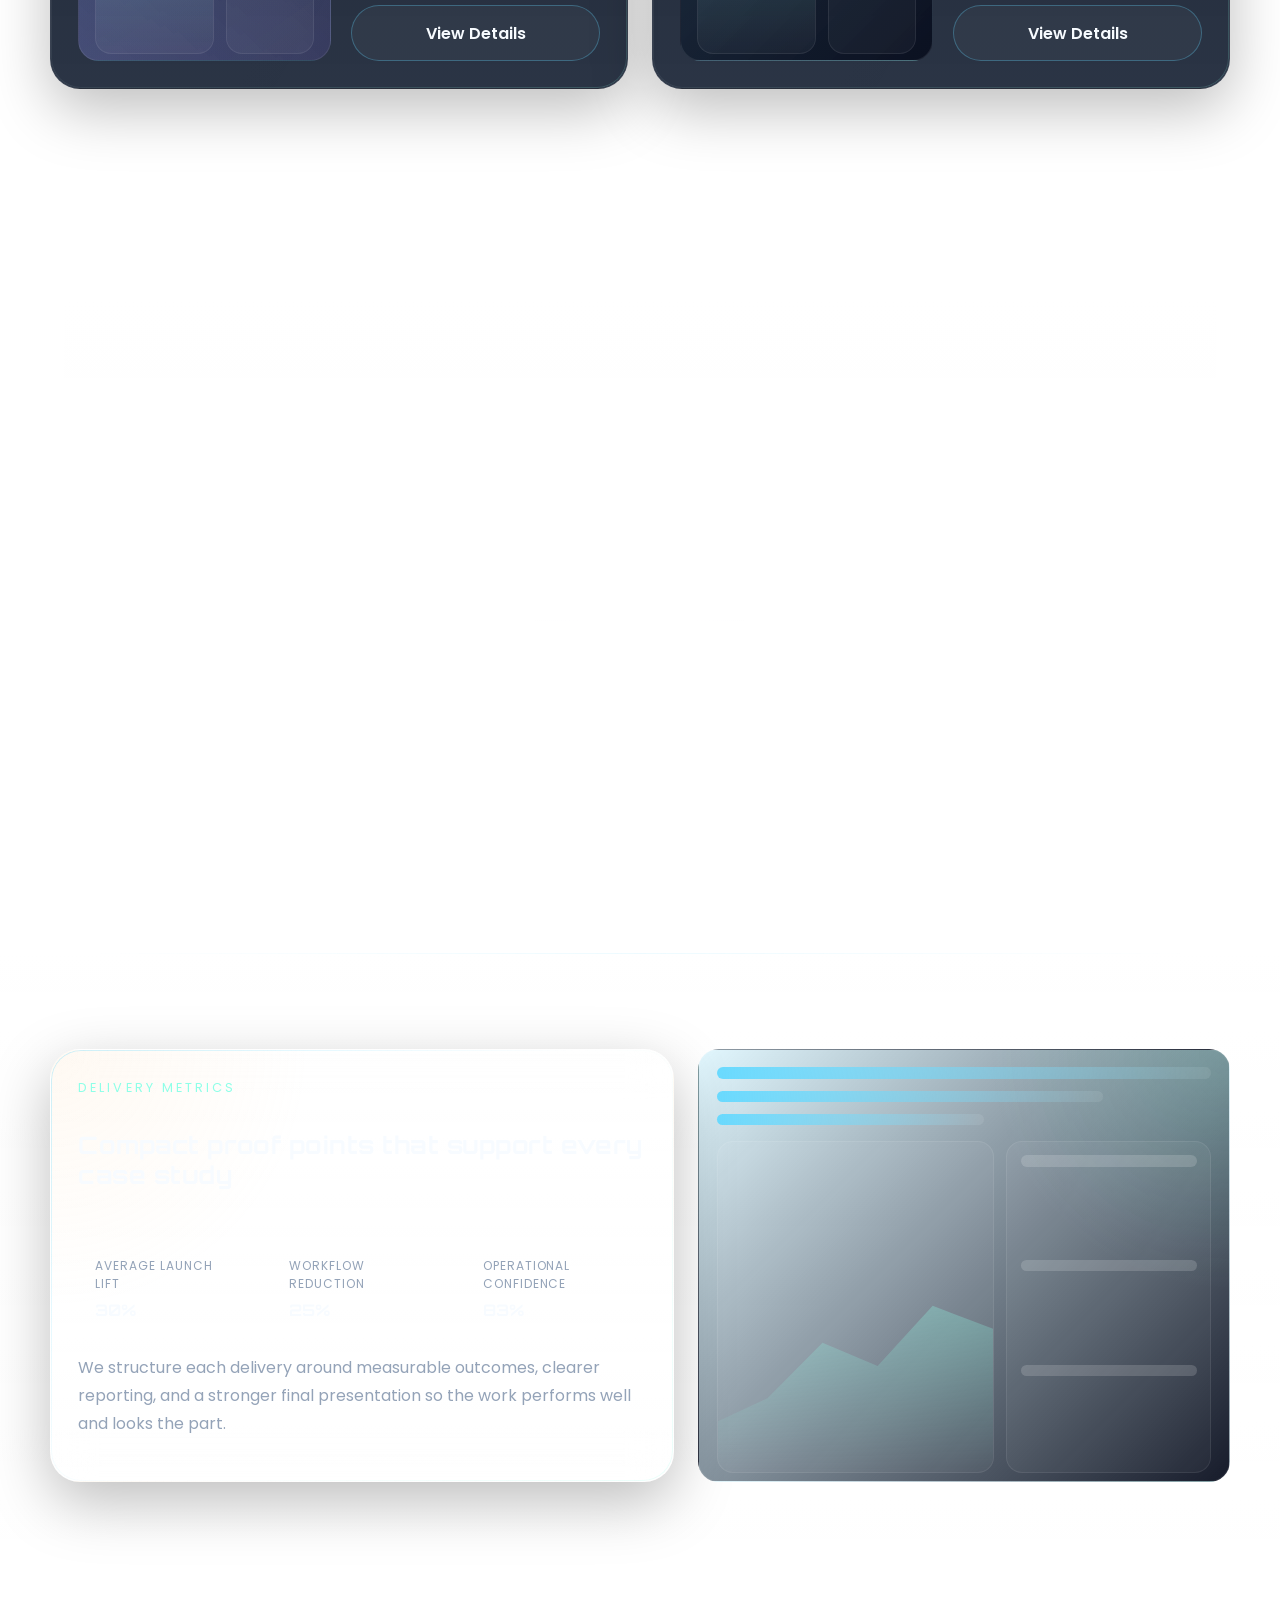
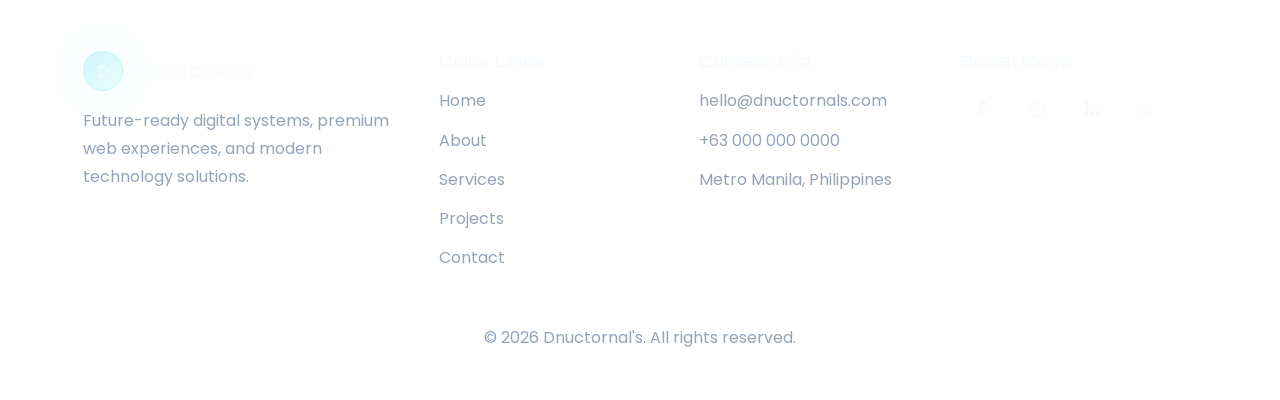
<file: projects.html>
<!DOCTYPE html>
<html lang="en">
<head>
  <meta charset="UTF-8">
  <meta name="viewport" content="width=device-width, initial-scale=1.0">
  <meta name="description" content="View Dnuctornal's projects including smart systems, dashboards, websites, and management platforms.">
  <title>Projects | Dnuctornal's</title>
  <link rel="preconnect" href="https://fonts.googleapis.com">
  <link rel="preconnect" href="https://fonts.gstatic.com" crossorigin>
  <link href="https://fonts.googleapis.com/css2?family=Orbitron:wght@500;600;700;800&family=Poppins:wght@300;400;500;600;700&display=swap" rel="stylesheet">
  <link rel="stylesheet" href="https://cdnjs.cloudflare.com/ajax/libs/font-awesome/6.5.2/css/all.min.css" crossorigin="anonymous" referrerpolicy="no-referrer">
  <link rel="stylesheet" href="css/style.css">
</head>
<body data-page="projects" class="page-accent-projects">
  <div class="site-shell">
    <div class="site-bg" aria-hidden="true">
      <div class="site-noise"></div>
      <div class="site-glow"></div>
    </div>

    <header class="site-header">
      <nav class="navbar container" aria-label="Primary">
        <a class="brand" href="index.html" aria-label="Dnuctornal's home">
          <span class="brand-mark">D</span>
          <span class="brand-text">Dnuctornal's</span>
        </a>
        <button class="nav-toggle" type="button" aria-expanded="false" aria-controls="nav-menu" aria-label="Open menu">
          <span></span>
          <span></span>
          <span></span>
        </button>
        <div class="nav-menu" id="nav-menu">
          <ul class="nav-links">
            <li><a href="index.html" data-nav="home">Home</a></li>
            <li><a href="about.html" data-nav="about">About</a></li>
            <li><a href="services.html" data-nav="services">Services</a></li>
            <li><a href="projects.html" data-nav="projects">Projects</a></li>
            <li><a href="contact.html" data-nav="contact">Contact</a></li>
          </ul>
          <a class="btn btn-primary nav-cta" href="contact.html">Get Started</a>
        </div>
      </nav>
    </header>

    <main>
      <section class="page-hero section">
        <div class="page-hero-atmosphere" aria-hidden="true">
          <div class="mesh-glow" data-parallax data-depth="0.1" style="--glow-size: 22rem; --glow-top: 12%; --glow-left: 10%; --glow-color: rgba(156, 136, 255, 0.14);"></div>
          <div class="mesh-glow" data-parallax data-depth="0.14" style="--glow-size: 26rem; --glow-top: 10%; --glow-right: 4%; --glow-color: rgba(96, 216, 255, 0.12);"></div>
        </div>
        <div class="container" data-reveal="up">
          <p class="eyebrow">Projects</p>
          <h1>Selected work that reflects capability, polish, and scale</h1>
          <p class="page-intro">
            Explore compact case-study panels that show how we translate visual direction, system clarity, and measurable outcomes into finished work.
          </p>
        </div>
      </section>

      <section class="section section-atmosphere">
        <div class="container">
          <div class="filter-bar glass-card" data-reveal="up">
            <button class="filter-chip active" type="button">All</button>
            <button class="filter-chip" type="button">Systems</button>
            <button class="filter-chip" type="button">Web</button>
            <button class="filter-chip" type="button">Dashboards</button>
            <button class="filter-chip" type="button">Enterprise</button>
          </div>

          <div class="card-grid two-col project-grid reveal-group" data-stagger>
            <article class="case-study-panel dashboard-card project-card" data-reveal="left">
              <div class="project-frame project-frame-one" data-parallax-group>
                <div class="frame-bars" data-parallax-layer data-depth="8">
                  <span></span>
                  <span></span>
                  <span></span>
                </div>
                <div class="frame-panels">
                  <div class="frame-panel chart" data-parallax-layer data-depth="12"></div>
                  <div class="frame-panel stack" data-parallax-layer data-depth="18">
                    <span></span>
                    <span></span>
                    <span></span>
                  </div>
                </div>
              </div>
              <div class="project-content">
                <p class="eyebrow">Systems</p>
                <h2>Smart Inventory System</h2>
                <p>
                  A centralized inventory platform designed to track stock levels, movement, and operational insights in real time across warehouse teams.
                </p>
                <div class="project-metrics">
                  <span class="metric-chip">99.2% uptime</span>
                  <span class="metric-chip">42% faster tracking</span>
                  <span class="metric-chip">18 warehouse users</span>
                </div>
                <div class="metric-data-grid">
                  <div><span>Inventory Sync</span><strong>Real-time</strong></div>
                  <div><span>Error Reduction</span><strong>31%</strong></div>
                  <div><span>Reports Generated</span><strong>1.8k/mo</strong></div>
                </div>
                <div class="metric-bars" aria-hidden="true">
                  <span style="--metric-width: 92%"></span>
                  <span style="--metric-width: 74%"></span>
                </div>
                <a class="btn btn-secondary" href="contact.html">View Details</a>
              </div>
            </article>

            <article class="case-study-panel dashboard-card project-card" data-reveal="right">
              <div class="project-frame project-frame-two" data-parallax-group>
                <div class="frame-bars" data-parallax-layer data-depth="8">
                  <span></span>
                  <span></span>
                  <span></span>
                </div>
                <div class="frame-panels">
                  <div class="frame-panel chart" data-parallax-layer data-depth="12"></div>
                  <div class="frame-panel stack" data-parallax-layer data-depth="18">
                    <span></span>
                    <span></span>
                    <span></span>
                  </div>
                </div>
              </div>
              <div class="project-content">
                <p class="eyebrow">Dashboards</p>
                <h2>Business Analytics Dashboard</h2>
                <p>
                  A premium analytics interface for monitoring KPIs, trend signals, and strategic performance across teams and leadership.
                </p>
                <div class="project-metrics">
                  <span class="metric-chip">Live KPI sync</span>
                  <span class="metric-chip">3.1x faster insights</span>
                  <span class="metric-chip">8 executive views</span>
                </div>
                <div class="metric-data-grid">
                  <div><span>Dashboard Load</span><strong>1.2s</strong></div>
                  <div><span>Data Sources</span><strong>9 linked</strong></div>
                  <div><span>Weekly Sessions</span><strong>540+</strong></div>
                </div>
                <div class="metric-bars" aria-hidden="true">
                  <span style="--metric-width: 88%"></span>
                  <span style="--metric-width: 80%"></span>
                </div>
                <a class="btn btn-secondary" href="contact.html">View Details</a>
              </div>
            </article>

            <article class="case-study-panel dashboard-card project-card" data-reveal="left">
              <div class="project-frame project-frame-three" data-parallax-group>
                <div class="frame-bars" data-parallax-layer data-depth="8">
                  <span></span>
                  <span></span>
                  <span></span>
                </div>
                <div class="frame-panels">
                  <div class="frame-panel chart" data-parallax-layer data-depth="12"></div>
                  <div class="frame-panel stack" data-parallax-layer data-depth="18">
                    <span></span>
                    <span></span>
                    <span></span>
                  </div>
                </div>
              </div>
              <div class="project-content">
                <p class="eyebrow">Web</p>
                <h2>Portfolio Website</h2>
                <p>
                  A visually refined brand presence built to showcase identity, services, and a stronger sense of digital professionalism.
                </p>
                <div class="project-metrics">
                  <span class="metric-chip">92 performance score</span>
                  <span class="metric-chip">Responsive UX</span>
                  <span class="metric-chip">SEO-ready build</span>
                </div>
                <div class="metric-data-grid">
                  <div><span>Bounce Drop</span><strong>24%</strong></div>
                  <div><span>Mobile Score</span><strong>95/100</strong></div>
                  <div><span>Page Speed</span><strong>1.6s</strong></div>
                </div>
                <div class="metric-bars" aria-hidden="true">
                  <span style="--metric-width: 84%"></span>
                  <span style="--metric-width: 68%"></span>
                </div>
                <a class="btn btn-secondary" href="contact.html">View Details</a>
              </div>
            </article>

            <article class="case-study-panel dashboard-card project-card" data-reveal="right">
              <div class="project-frame project-frame-four" data-parallax-group>
                <div class="frame-bars" data-parallax-layer data-depth="8">
                  <span></span>
                  <span></span>
                  <span></span>
                </div>
                <div class="frame-panels">
                  <div class="frame-panel chart" data-parallax-layer data-depth="12"></div>
                  <div class="frame-panel stack" data-parallax-layer data-depth="18">
                    <span></span>
                    <span></span>
                    <span></span>
                  </div>
                </div>
              </div>
              <div class="project-content">
                <p class="eyebrow">Enterprise</p>
                <h2>Management Information System</h2>
                <p>
                  A structured information platform that supports reporting, coordination, and decision-making at scale.
                </p>
                <div class="project-metrics">
                  <span class="metric-chip">Secure access layers</span>
                  <span class="metric-chip">67% workflow gain</span>
                  <span class="metric-chip">Role-based control</span>
                </div>
                <div class="metric-data-grid">
                  <div><span>Approval Time</span><strong>-43%</strong></div>
                  <div><span>Teams Connected</span><strong>6 units</strong></div>
                  <div><span>Audit Visibility</span><strong>100%</strong></div>
                </div>
                <div class="metric-bars" aria-hidden="true">
                  <span style="--metric-width: 90%"></span>
                  <span style="--metric-width: 72%"></span>
                </div>
                <a class="btn btn-secondary" href="contact.html">View Details</a>
              </div>
            </article>
          </div>
        </div>
      </section>

      <section class="section section-alt">
        <div class="container project-summary-grid">
          <article class="project-summary-card spotlight-card" data-reveal="left">
            <p class="eyebrow">Delivery Metrics</p>
            <h2>Compact proof points that support every case study</h2>
            <div class="contact-metric-grid">
              <article data-activate>
                <span>Average Launch Lift</span>
                <strong data-counter data-value="34" data-suffix="%">34%</strong>
              </article>
              <article data-activate>
                <span>Workflow Reduction</span>
                <strong data-counter data-value="28" data-suffix="%">28%</strong>
              </article>
              <article data-activate>
                <span>Operational Confidence</span>
                <strong data-counter data-value="93" data-suffix="%">93%</strong>
              </article>
            </div>
            <p>
              We structure each delivery around measurable outcomes, clearer reporting, and a stronger final presentation so the work performs well and looks the part.
            </p>
          </article>
          <div class="project-summary-media project-frame-two" data-reveal="right">
            <div class="frame-bars">
              <span></span>
              <span></span>
              <span></span>
            </div>
            <div class="frame-panels">
              <div class="frame-panel chart"></div>
              <div class="frame-panel stack">
                <span></span>
                <span></span>
                <span></span>
              </div>
            </div>
          </div>
        </div>
      </section>
    </main>

    <footer class="site-footer">
      <div class="container footer-grid">
        <div>
          <a class="brand footer-brand" href="index.html">
            <span class="brand-mark">D</span>
            <span class="brand-text">Dnuctornal's</span>
          </a>
          <p class="footer-copy">
            Future-ready digital systems, premium web experiences, and modern technology solutions.
          </p>
        </div>
        <div>
          <h3>Quick Links</h3>
          <ul class="footer-links">
            <li><a href="index.html">Home</a></li>
            <li><a href="about.html">About</a></li>
            <li><a href="services.html">Services</a></li>
            <li><a href="projects.html">Projects</a></li>
            <li><a href="contact.html">Contact</a></li>
          </ul>
        </div>
        <div>
          <h3>Contact Info</h3>
          <ul class="footer-links">
            <li><a href="mailto:hello@dnuctornals.com">hello@dnuctornals.com</a></li>
            <li><a href="tel:+630000000000">+63 000 000 0000</a></li>
            <li>Metro Manila, Philippines</li>
          </ul>
        </div>
        <div>
          <h3>Social Icons</h3>
          <div class="social-links">
            <a href="#" aria-label="Facebook"><i class="fa-brands fa-facebook-f"></i></a>
            <a href="#" aria-label="Instagram"><i class="fa-brands fa-instagram"></i></a>
            <a href="#" aria-label="LinkedIn"><i class="fa-brands fa-linkedin-in"></i></a>
            <a href="#" aria-label="X"><i class="fa-brands fa-x-twitter"></i></a>
          </div>
        </div>
      </div>
      <div class="container footer-bottom">
        <p>&copy; 2026 Dnuctornal's. All rights reserved.</p>
      </div>
    </footer>
  </div>

  <script src="js/script.js"></script>
</body>
</html>
</file>
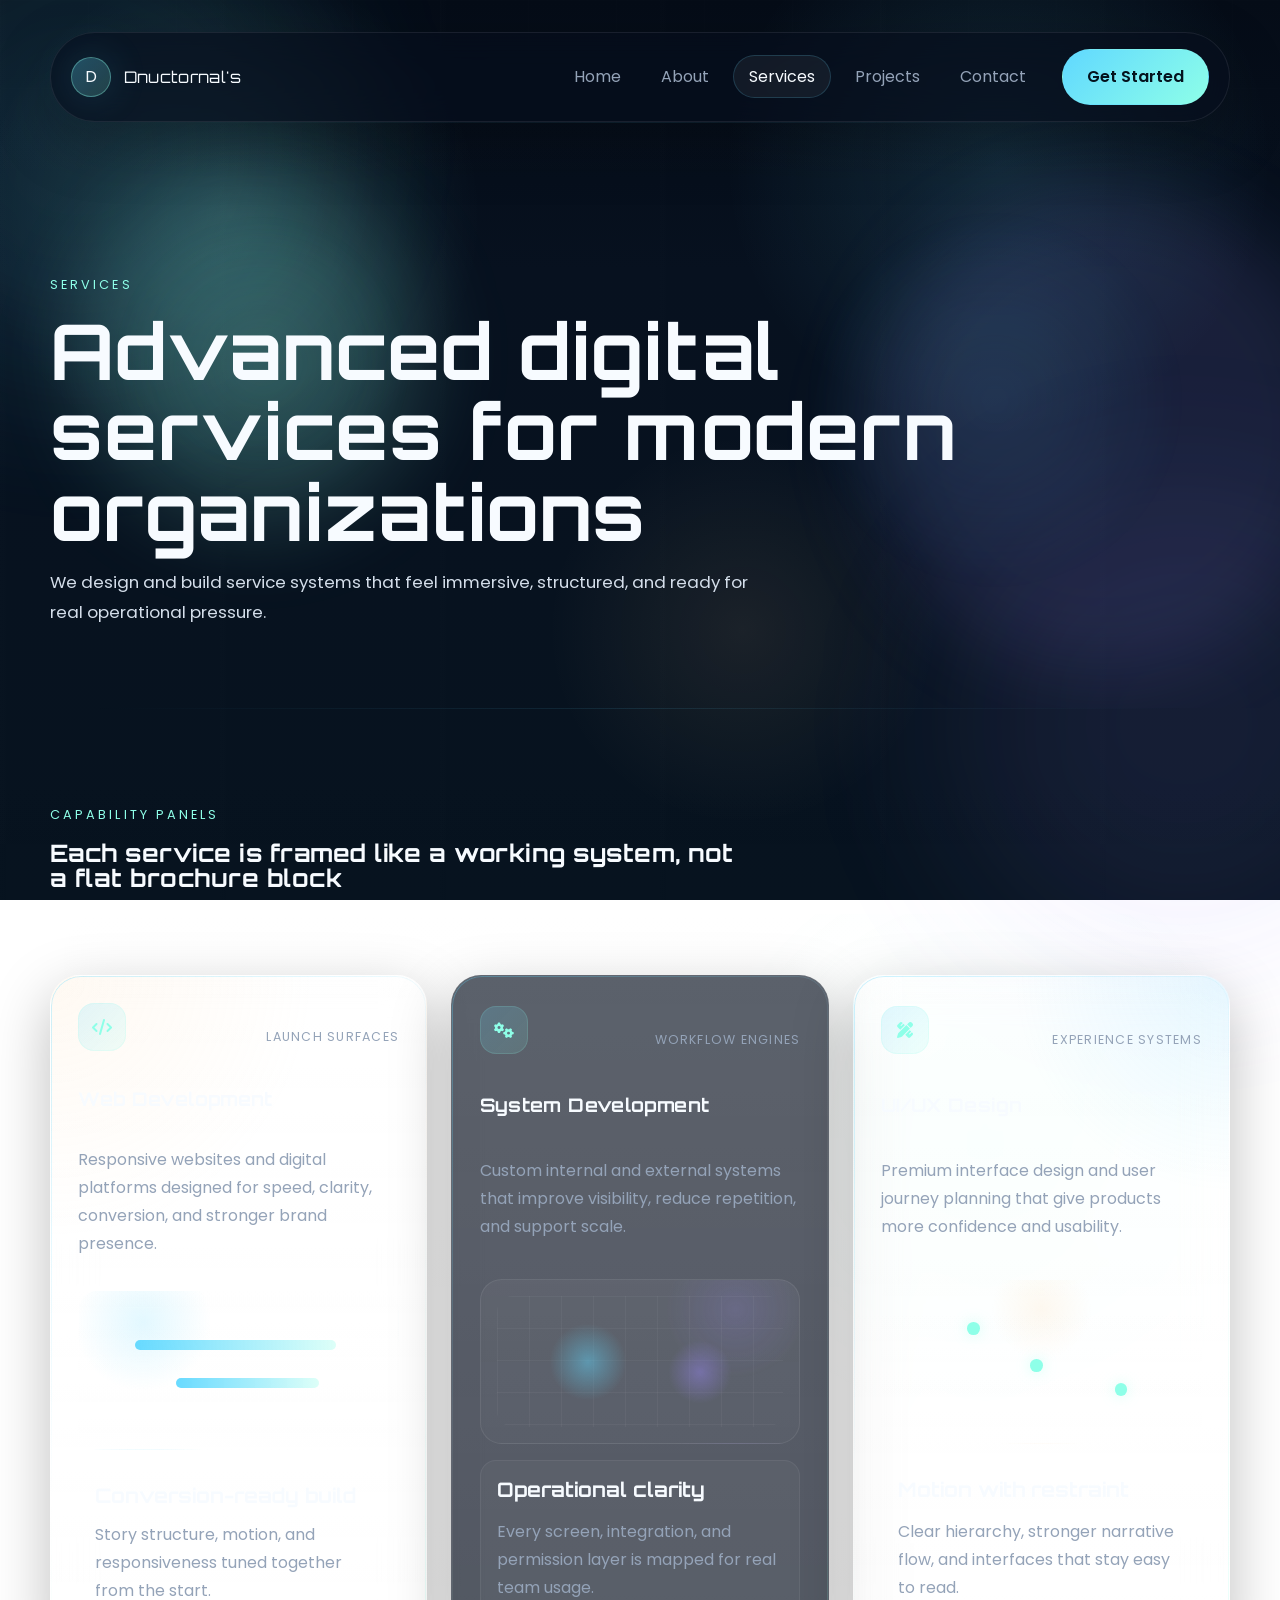
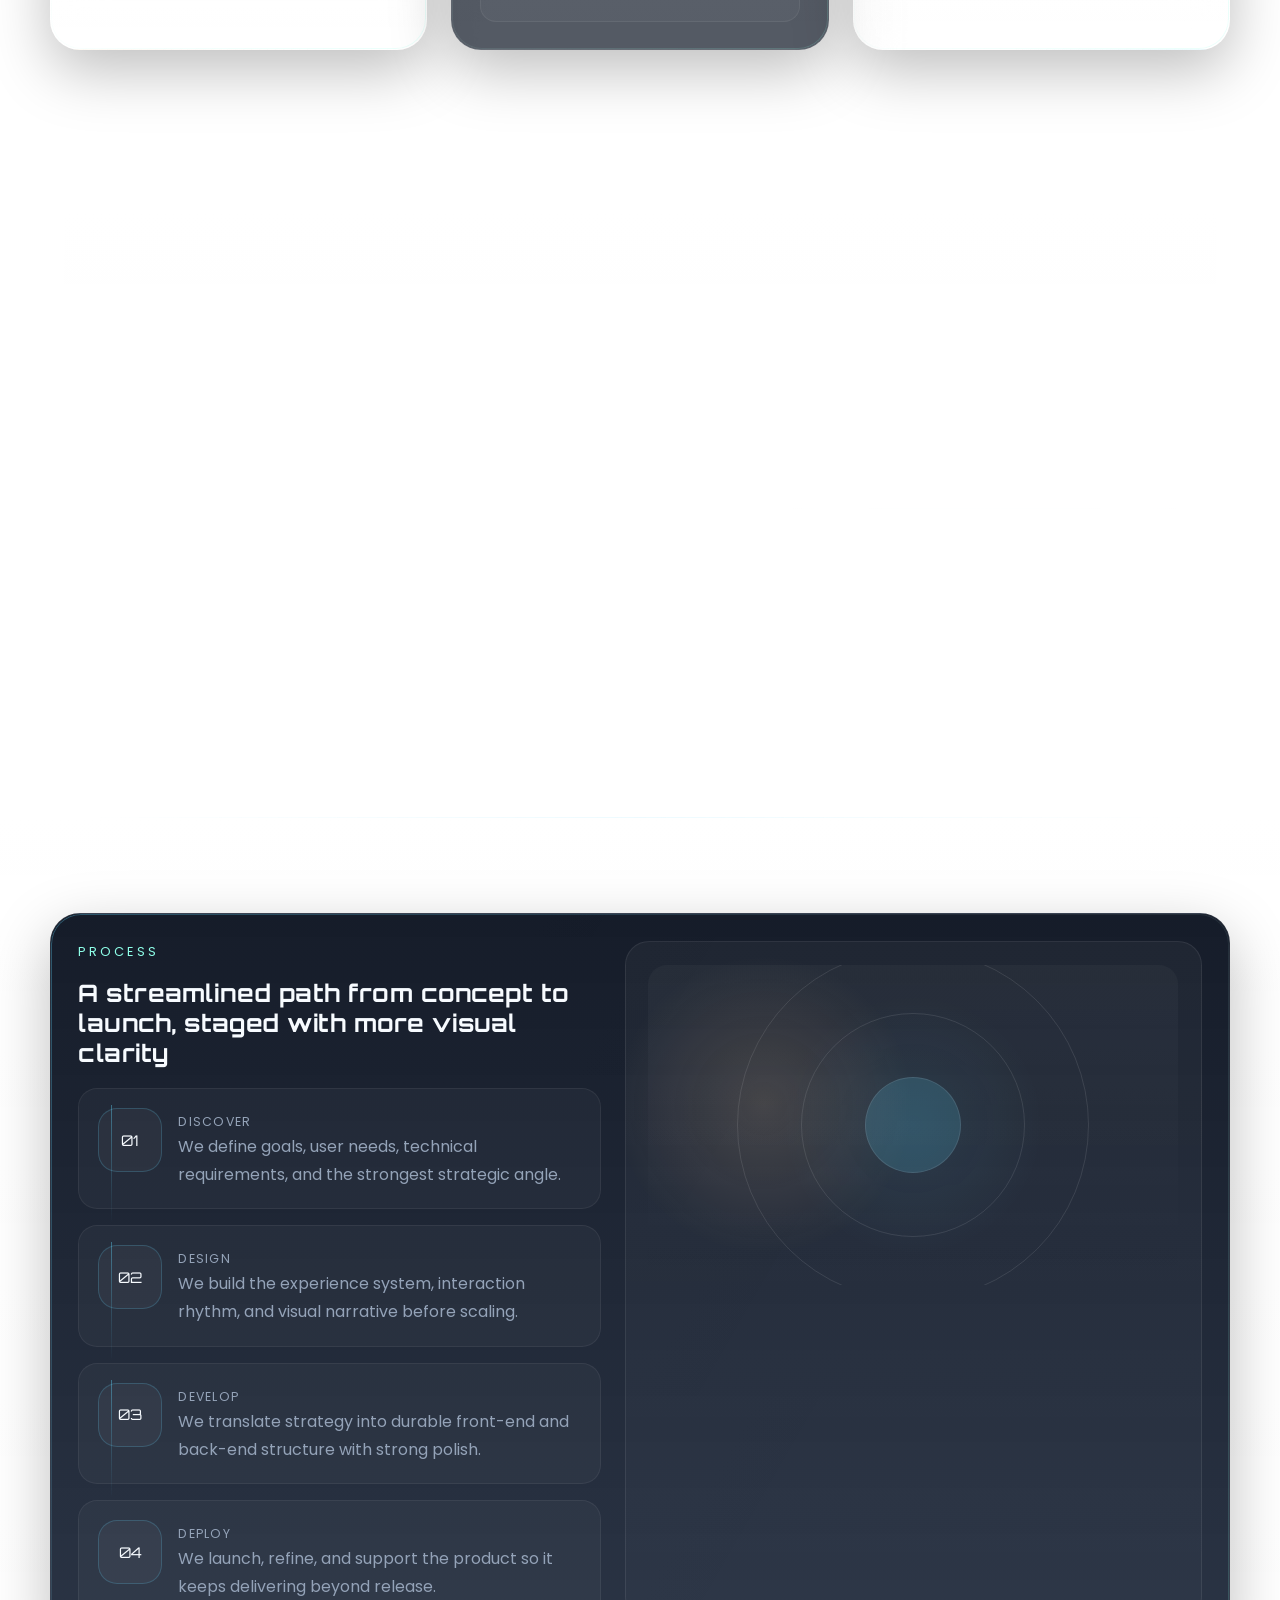
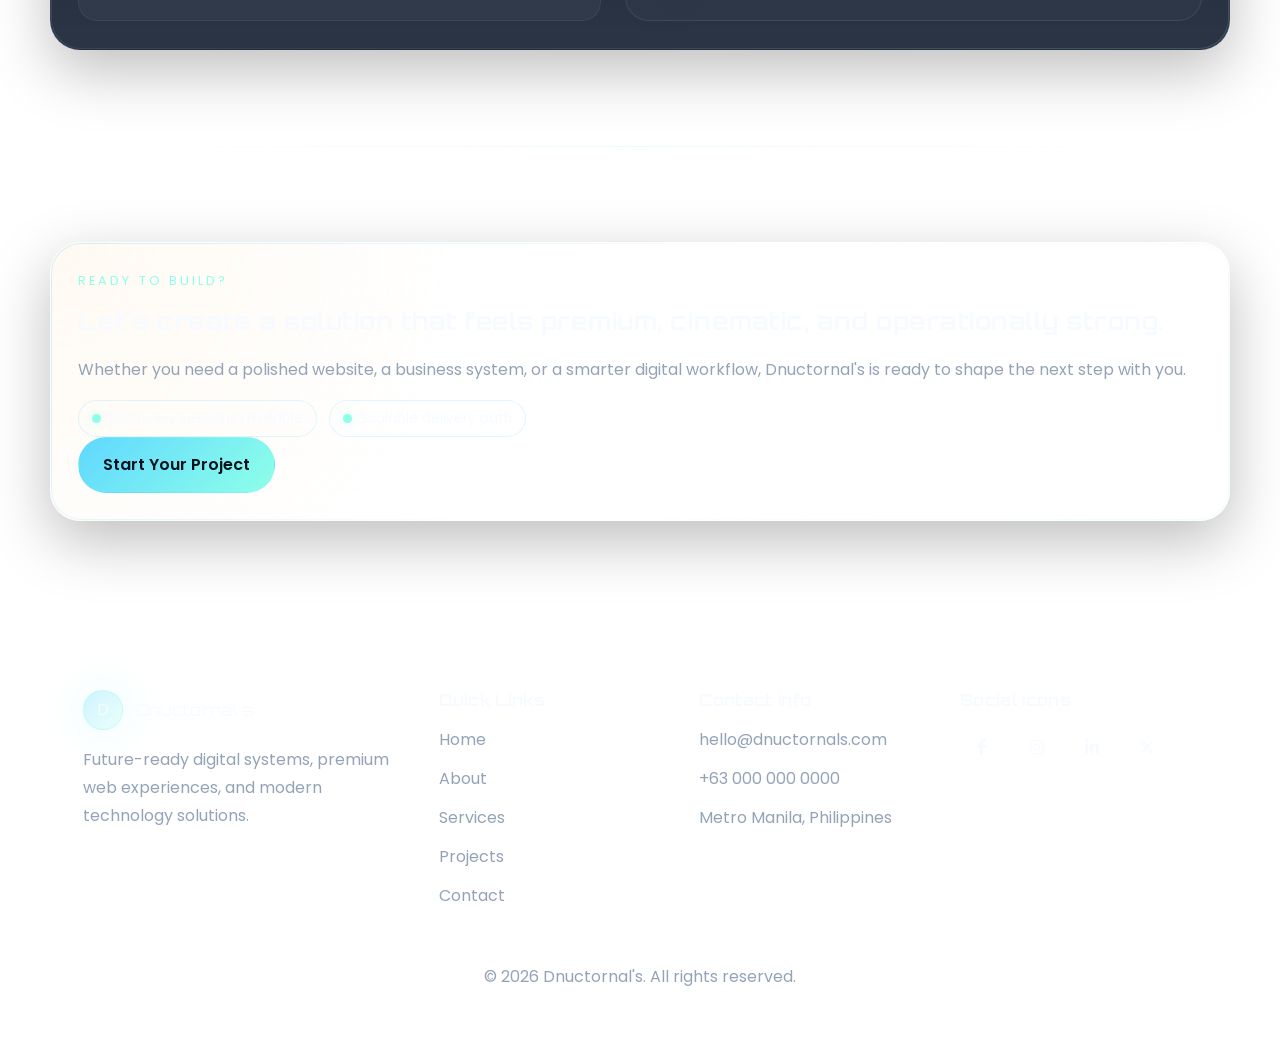
<file: services.html>
<!DOCTYPE html>
<html lang="en">
<head>
  <meta charset="UTF-8">
  <meta name="viewport" content="width=device-width, initial-scale=1.0">
  <meta name="description" content="Explore Dnuctornal's services including web development, system development, UI/UX design, cloud solutions, and technical support.">
  <title>Services | Dnuctornal's</title>
  <link rel="preconnect" href="https://fonts.googleapis.com">
  <link rel="preconnect" href="https://fonts.gstatic.com" crossorigin>
  <link href="https://fonts.googleapis.com/css2?family=Orbitron:wght@500;600;700;800&family=Poppins:wght@300;400;500;600;700&display=swap" rel="stylesheet">
  <link rel="stylesheet" href="https://cdnjs.cloudflare.com/ajax/libs/font-awesome/6.5.2/css/all.min.css" crossorigin="anonymous" referrerpolicy="no-referrer">
  <link rel="stylesheet" href="css/style.css">
</head>
<body data-page="services" class="page-accent-services">
  <div class="site-shell">
    <div class="site-bg" aria-hidden="true">
      <div class="site-noise"></div>
      <div class="site-glow"></div>
    </div>

    <header class="site-header">
      <nav class="navbar container" aria-label="Primary">
        <a class="brand" href="index.html" aria-label="Dnuctornal's home">
          <span class="brand-mark">D</span>
          <span class="brand-text">Dnuctornal's</span>
        </a>
        <button class="nav-toggle" type="button" aria-expanded="false" aria-controls="nav-menu" aria-label="Open menu">
          <span></span>
          <span></span>
          <span></span>
        </button>
        <div class="nav-menu" id="nav-menu">
          <ul class="nav-links">
            <li><a href="index.html" data-nav="home">Home</a></li>
            <li><a href="about.html" data-nav="about">About</a></li>
            <li><a href="services.html" data-nav="services">Services</a></li>
            <li><a href="projects.html" data-nav="projects">Projects</a></li>
            <li><a href="contact.html" data-nav="contact">Contact</a></li>
          </ul>
          <a class="btn btn-primary nav-cta" href="contact.html">Get Started</a>
        </div>
      </nav>
    </header>

    <main>
      <section class="page-hero section">
        <div class="page-hero-atmosphere" aria-hidden="true">
          <div class="mesh-glow" data-parallax data-depth="0.12" style="--glow-size: 20rem; --glow-top: 14%; --glow-left: 8%; --glow-color: rgba(142, 255, 232, 0.14);"></div>
          <div class="mesh-glow" data-parallax data-depth="0.15" style="--glow-size: 26rem; --glow-top: 12%; --glow-right: 6%; --glow-color: rgba(96, 216, 255, 0.12);"></div>
        </div>
        <div class="container" data-reveal="up">
          <p class="eyebrow">Services</p>
          <h1>Advanced digital services for modern organizations</h1>
          <p class="page-intro">
            We design and build service systems that feel immersive, structured, and ready for real operational pressure.
          </p>
        </div>
      </section>

      <section class="section section-atmosphere">
        <div class="container service-showcase">
          <div class="section-heading align-left" data-reveal="left">
            <p class="eyebrow">Capability Panels</p>
            <h2>Each service is framed like a working system, not a flat brochure block</h2>
          </div>
          <div class="service-capability-grid reveal-group" data-stagger>
            <article class="spotlight-card service-card" data-reveal="up">
              <div class="service-panel-head">
                <i class="fa-solid fa-code"></i>
                <span class="mini-label">Launch Surfaces</span>
              </div>
              <h3>Web Development</h3>
              <p>Responsive websites and digital platforms designed for speed, clarity, conversion, and stronger brand presence.</p>
              <div class="service-visual web">
                <div class="diagram-lines"></div>
              </div>
              <div class="service-diagram">
                <strong>Conversion-ready build</strong>
                <p>Story structure, motion, and responsiveness tuned together from the start.</p>
              </div>
            </article>

            <article class="glass-card service-card" data-reveal="up">
              <div class="service-panel-head">
                <i class="fa-solid fa-gears"></i>
                <span class="mini-label">Workflow Engines</span>
              </div>
              <h3>System Development</h3>
              <p>Custom internal and external systems that improve visibility, reduce repetition, and support scale.</p>
              <div class="service-visual systems">
                <div class="diagram-grid"></div>
              </div>
              <div class="service-diagram">
                <strong>Operational clarity</strong>
                <p>Every screen, integration, and permission layer is mapped for real team usage.</p>
              </div>
            </article>

            <article class="accent-panel service-card" data-reveal="up">
              <div class="service-panel-head">
                <i class="fa-solid fa-pen-ruler"></i>
                <span class="mini-label">Experience Systems</span>
              </div>
              <h3>UI/UX Design</h3>
              <p>Premium interface design and user journey planning that give products more confidence and usability.</p>
              <div class="service-visual design">
                <div class="diagram-points">
                  <span></span>
                  <span></span>
                  <span></span>
                </div>
              </div>
              <div class="service-diagram">
                <strong>Motion with restraint</strong>
                <p>Clear hierarchy, stronger narrative flow, and interfaces that stay easy to read.</p>
              </div>
            </article>

            <article class="glass-card service-card" data-reveal="up">
              <div class="service-panel-head">
                <i class="fa-solid fa-database"></i>
                <span class="mini-label">Data Integrity</span>
              </div>
              <h3>Database Management</h3>
              <p>Structured data systems built for speed, trust, and better reporting across teams.</p>
              <div class="service-visual data">
                <div class="diagram-grid"></div>
              </div>
              <div class="service-diagram">
                <strong>Reporting confidence</strong>
                <p>Clean schemas and reliable flows for data access, history, and analytics.</p>
              </div>
            </article>

            <article class="glass-card service-card" data-reveal="up">
              <div class="service-panel-head">
                <i class="fa-solid fa-cloud"></i>
                <span class="mini-label">Elastic Delivery</span>
              </div>
              <h3>Cloud Solutions</h3>
              <p>Scalable architecture and service integration prepared for growth, uptime, and modern deployment.</p>
              <div class="service-visual cloud">
                <div class="diagram-lines"></div>
              </div>
              <div class="service-diagram">
                <strong>Ready for scale</strong>
                <p>Deployment paths shaped for resilience, observability, and clean handoff.</p>
              </div>
            </article>

            <article class="spotlight-card service-card" data-reveal="up">
              <div class="service-panel-head">
                <i class="fa-solid fa-headset"></i>
                <span class="mini-label">Response Layer</span>
              </div>
              <h3>Technical Support</h3>
              <p>Ongoing assistance, maintenance, and refinement to keep systems reliable after launch.</p>
              <div class="service-visual support">
                <div class="diagram-points">
                  <span></span>
                  <span></span>
                  <span></span>
                </div>
              </div>
              <div class="service-diagram">
                <strong>Continuity built in</strong>
                <p>Support strategy stays visible with quicker triage and stable improvement cycles.</p>
              </div>
            </article>
          </div>
        </div>
      </section>

      <section class="section section-alt">
        <div class="container">
          <div class="timeline-panel dashboard-card" data-reveal="zoom">
            <div class="timeline-layout">
              <div>
                <p class="eyebrow">Process</p>
                <h2>A streamlined path from concept to launch, staged with more visual clarity</h2>
                <div class="timeline-list reveal-group" data-stagger>
                  <article class="timeline-item" data-reveal="left">
                    <span class="timeline-year">01</span>
                    <div class="timeline-copy">
                      <small>Discover</small>
                      <p>We define goals, user needs, technical requirements, and the strongest strategic angle.</p>
                    </div>
                  </article>
                  <article class="timeline-item" data-reveal="left">
                    <span class="timeline-year">02</span>
                    <div class="timeline-copy">
                      <small>Design</small>
                      <p>We build the experience system, interaction rhythm, and visual narrative before scaling.</p>
                    </div>
                  </article>
                  <article class="timeline-item" data-reveal="left">
                    <span class="timeline-year">03</span>
                    <div class="timeline-copy">
                      <small>Develop</small>
                      <p>We translate strategy into durable front-end and back-end structure with strong polish.</p>
                    </div>
                  </article>
                  <article class="timeline-item" data-reveal="left">
                    <span class="timeline-year">04</span>
                    <div class="timeline-copy">
                      <small>Deploy</small>
                      <p>We launch, refine, and support the product so it keeps delivering beyond release.</p>
                    </div>
                  </article>
                </div>
              </div>
              <div class="timeline-visual">
                <div class="timeline-orbits" data-parallax-group>
                  <span data-parallax-layer data-depth="8"></span>
                  <span data-parallax-layer data-depth="14"></span>
                  <span data-parallax-layer data-depth="20"></span>
                </div>
              </div>
            </div>
          </div>
        </div>
      </section>

      <section class="section">
        <div class="container">
          <div class="cta-panel spotlight-card" data-reveal="up">
            <p class="eyebrow">Ready to Build?</p>
            <h2>Let's create a solution that feels premium, cinematic, and operationally strong.</h2>
            <p>
              Whether you need a polished website, a business system, or a smarter digital workflow,
              Dnuctornal's is ready to shape the next step with you.
            </p>
            <div class="pill-row">
              <span class="status-pill">Discovery sessions available</span>
              <span class="status-pill">Scalable delivery path</span>
            </div>
            <a class="btn btn-primary" href="contact.html">Start Your Project</a>
          </div>
        </div>
      </section>
    </main>

    <footer class="site-footer">
      <div class="container footer-grid">
        <div>
          <a class="brand footer-brand" href="index.html">
            <span class="brand-mark">D</span>
            <span class="brand-text">Dnuctornal's</span>
          </a>
          <p class="footer-copy">
            Future-ready digital systems, premium web experiences, and modern technology solutions.
          </p>
        </div>
        <div>
          <h3>Quick Links</h3>
          <ul class="footer-links">
            <li><a href="index.html">Home</a></li>
            <li><a href="about.html">About</a></li>
            <li><a href="services.html">Services</a></li>
            <li><a href="projects.html">Projects</a></li>
            <li><a href="contact.html">Contact</a></li>
          </ul>
        </div>
        <div>
          <h3>Contact Info</h3>
          <ul class="footer-links">
            <li><a href="mailto:hello@dnuctornals.com">hello@dnuctornals.com</a></li>
            <li><a href="tel:+630000000000">+63 000 000 0000</a></li>
            <li>Metro Manila, Philippines</li>
          </ul>
        </div>
        <div>
          <h3>Social Icons</h3>
          <div class="social-links">
            <a href="#" aria-label="Facebook"><i class="fa-brands fa-facebook-f"></i></a>
            <a href="#" aria-label="Instagram"><i class="fa-brands fa-instagram"></i></a>
            <a href="#" aria-label="LinkedIn"><i class="fa-brands fa-linkedin-in"></i></a>
            <a href="#" aria-label="X"><i class="fa-brands fa-x-twitter"></i></a>
          </div>
        </div>
      </div>
      <div class="container footer-bottom">
        <p>&copy; 2026 Dnuctornal's. All rights reserved.</p>
      </div>
    </footer>
  </div>

  <script src="js/script.js"></script>
</body>
</html>
</file>
<file: css/style.css>
:root {
  --bg-primary: #07111f;
  --bg-secondary: #0e1a2e;
  --bg-tertiary: #13243a;
  --bg-panel: rgba(10, 18, 34, 0.72);
  --bg-panel-strong: rgba(7, 14, 28, 0.84);
  --accent-blue: #60d8ff;
  --accent-cyan: #8effe8;
  --accent-gold: #ffd29d;
  --accent-violet: #9c88ff;
  --text-primary: #f7fbff;
  --text-secondary: #d4deea;
  --text-muted: #94a3b8;
  --border-soft: rgba(255, 255, 255, 0.08);
  --border-strong: rgba(96, 216, 255, 0.3);
  --shadow-soft: 0 20px 60px rgba(0, 0, 0, 0.26);
  --shadow-glow: 0 0 40px rgba(96, 216, 255, 0.16);
  --radius-lg: 30px;
  --radius-md: 22px;
  --radius-sm: 16px;
  --container: 1180px;
  --transition: 260ms ease;
  --section-padding: 6rem;
}

.homepage-redesign {
  --homepage-bg-dark: #050a0f;
  --homepage-accent-cyan: #7df9ff;
  --homepage-accent-blue: #1e3a8a;
  --homepage-card-bg: rgba(13, 20, 29, 0.72);
  --homepage-glass-border: rgba(255, 255, 255, 0.08);
}

*,
*::before,
*::after {
  box-sizing: border-box;
}

html {
  scroll-behavior: smooth;
}

body {
  margin: 0;
  font-family: "Poppins", sans-serif;
  color: var(--text-primary);
  min-height: 100vh;
  background:
    radial-gradient(circle at 12% 12%, rgba(142, 255, 232, 0.08), transparent 0 24%),
    radial-gradient(circle at 88% 12%, rgba(156, 136, 255, 0.12), transparent 0 26%),
    radial-gradient(circle at 60% 92%, rgba(255, 210, 157, 0.06), transparent 0 20%),
    linear-gradient(180deg, #040b16 0%, #07111f 30%, #07131f 100%);
  background-attachment: fixed;
}

body.homepage-redesign {
  font-family: "Plus Jakarta Sans", sans-serif;
  background:
    radial-gradient(circle at 20% 30%, rgba(125, 249, 255, 0.05) 0%, transparent 38%),
    radial-gradient(circle at 80% 70%, rgba(30, 58, 138, 0.16) 0%, transparent 42%),
    linear-gradient(180deg, #04080d 0%, var(--homepage-bg-dark) 100%);
  color: #ffffff;
  overflow-x: hidden;
}

body.homepage-redesign h1,
body.homepage-redesign h2,
body.homepage-redesign h3,
body.homepage-redesign h4,
body.homepage-redesign .brand-text,
body.homepage-redesign .display-font {
  font-family: "Plus Jakarta Sans", sans-serif;
  letter-spacing: 0;
}

body.menu-open {
  overflow: hidden;
}

body.is-scrolled .site-header {
  padding-top: 0.5rem;
}

a {
  color: inherit;
  text-decoration: none;
}

img {
  max-width: 100%;
  display: block;
}

button,
input,
textarea {
  font: inherit;
}

p,
li {
  color: var(--text-muted);
  line-height: 1.75;
}

h1,
h2,
h3,
h4,
.brand-text,
.display-font {
  font-family: "Orbitron", sans-serif;
  letter-spacing: 0.02em;
}

h1,
h2,
h3,
h4,
p {
  margin-top: 0;
}

.site-shell {
  position: relative;
  overflow: clip;
  isolation: isolate;
}

.homepage-redesign .site-shell::before,
.homepage-redesign .site-shell::after,
.homepage-redesign .site-bg {
  display: none;
}

.homepage-bg-mesh {
  position: fixed;
  inset: 0;
  z-index: -3;
  background:
    radial-gradient(circle at 20% 30%, rgba(125, 249, 255, 0.05) 0%, transparent 40%),
    radial-gradient(circle at 80% 70%, rgba(30, 58, 138, 0.15) 0%, transparent 40%);
  filter: blur(80px);
  transition: transform 120ms ease-out;
}

.homepage-floating-orb {
  position: fixed;
  width: 18.75rem;
  height: 18.75rem;
  border-radius: 50%;
  z-index: -2;
  background: radial-gradient(circle, rgba(125, 249, 255, 0.1) 0%, transparent 70%);
  animation: homepageFloat 20s infinite alternate ease-in-out;
}

.homepage-floating-orb-left {
  top: 10%;
  left: -5%;
}

.homepage-floating-orb-right {
  right: -5%;
  bottom: 10%;
  background: radial-gradient(circle, rgba(30, 58, 138, 0.2) 0%, transparent 70%);
}

.homepage-header {
  position: fixed;
  top: 2rem;
  left: 50%;
  width: min(90%, 72rem);
  transform: translateX(-50%);
  z-index: 50;
}

.homepage-nav {
  display: flex;
  align-items: center;
  justify-content: space-between;
  gap: 1.25rem;
  padding: 1rem 1.5rem;
  border: 1px solid var(--homepage-glass-border);
  border-radius: 999px;
  background: rgba(10, 15, 25, 0.6);
  backdrop-filter: blur(12px);
  -webkit-backdrop-filter: blur(12px);
  box-shadow: 0 18px 48px rgba(0, 0, 0, 0.22);
}

.homepage-brand {
  display: inline-flex;
  align-items: center;
  gap: 0.75rem;
  font-weight: 700;
}

.homepage-brand-mark {
  width: 2rem;
  height: 2rem;
  display: grid;
  place-items: center;
  border-radius: 50%;
  background: linear-gradient(135deg, #22d3ee 0%, #2563eb 100%);
  color: #ffffff;
  font-size: 0.75rem;
  font-weight: 800;
}

.homepage-brand-text {
  font-size: 1.25rem;
  font-weight: 700;
  letter-spacing: -0.03em;
}

.homepage-nav-menu {
  display: flex;
  align-items: center;
  gap: 1.5rem;
}

.homepage-nav-links {
  display: flex;
  align-items: center;
  gap: 2rem;
  margin: 0;
  padding: 0;
  list-style: none;
}

.homepage-nav-links a {
  color: #9ca3af;
  font-size: 0.95rem;
  font-weight: 500;
  transition: color 0.3s ease;
}

.homepage-nav-links a:hover,
.homepage-nav-links a.active,
.homepage-nav-links a[aria-current="page"] {
  color: #ffffff;
}

.homepage-nav-toggle {
  display: none;
  width: 3rem;
  height: 3rem;
  padding: 0;
  border: 1px solid var(--homepage-glass-border);
  border-radius: 50%;
  background: rgba(255, 255, 255, 0.04);
  color: #ffffff;
  align-items: center;
  justify-content: center;
  flex-direction: column;
  gap: 0.28rem;
  cursor: pointer;
}

.homepage-nav-toggle span {
  width: 1.1rem;
  height: 2px;
  background: #ffffff;
  border-radius: 999px;
  transition: transform var(--transition), opacity var(--transition);
}

.homepage-nav-toggle[aria-expanded="true"] span:nth-child(1) {
  transform: translateY(6px) rotate(45deg);
}

.homepage-nav-toggle[aria-expanded="true"] span:nth-child(2) {
  opacity: 0;
}

.homepage-nav-toggle[aria-expanded="true"] span:nth-child(3) {
  transform: translateY(-6px) rotate(-45deg);
}

.site-shell::before,
.site-shell::after {
  content: "";
  position: fixed;
  width: 30rem;
  height: 30rem;
  border-radius: 50%;
  filter: blur(90px);
  pointer-events: none;
  z-index: -3;
  opacity: 0.8;
}

.site-shell::before {
  top: -6rem;
  left: -10rem;
  background: rgba(96, 216, 255, 0.14);
}

.site-shell::after {
  right: -9rem;
  bottom: -4rem;
  background: rgba(156, 136, 255, 0.12);
}

.site-bg {
  position: fixed;
  inset: 0;
  pointer-events: none;
  z-index: -2;
  overflow: hidden;
}

.site-bg::before,
.site-bg::after {
  content: "";
  position: absolute;
  inset: 0;
}

.site-bg::before {
  background:
    linear-gradient(rgba(255, 255, 255, 0.028) 1px, transparent 1px),
    linear-gradient(90deg, rgba(255, 255, 255, 0.028) 1px, transparent 1px);
  background-size: 88px 88px;
  mask-image: linear-gradient(180deg, rgba(255, 255, 255, 0.42), transparent 78%);
  opacity: 0.35;
}

.site-bg::after {
  background: linear-gradient(180deg, rgba(255, 255, 255, 0.03), transparent);
  mix-blend-mode: screen;
  opacity: 0.16;
}

.site-noise,
.site-glow {
  position: absolute;
  inset: 0;
}

.site-noise {
  background-image:
    linear-gradient(transparent 96%, rgba(255, 255, 255, 0.03) 100%),
    linear-gradient(90deg, rgba(255, 255, 255, 0.025), transparent 30%, rgba(255, 255, 255, 0.018) 70%, transparent);
  background-size: 100% 4px, 220px 100%;
  opacity: 0.18;
}

.site-glow {
  background:
    radial-gradient(circle at 18% 24%, rgba(142, 255, 232, 0.14), transparent 20%),
    radial-gradient(circle at 78% 18%, rgba(96, 216, 255, 0.13), transparent 22%),
    radial-gradient(circle at 58% 70%, rgba(255, 210, 157, 0.08), transparent 20%);
}

.mesh-glow {
  position: absolute;
  width: var(--glow-size, 18rem);
  height: var(--glow-size, 18rem);
  top: var(--glow-top, auto);
  left: var(--glow-left, auto);
  right: var(--glow-right, auto);
  bottom: var(--glow-bottom, auto);
  border-radius: 50%;
  background: radial-gradient(circle, var(--glow-color, rgba(96, 216, 255, 0.18)), transparent 66%);
  filter: blur(14px);
  opacity: 0.95;
  will-change: transform;
}

.container {
  width: min(calc(100% - 2rem), var(--container));
  margin: 0 auto;
}

.section {
  position: relative;
  padding: var(--section-padding) 0;
}

.section::before {
  content: "";
  position: absolute;
  top: 0;
  left: 50%;
  width: min(100%, 1100px);
  height: 1px;
  transform: translateX(-50%);
  background: linear-gradient(90deg, transparent, rgba(96, 216, 255, 0.16), transparent);
  opacity: 0.7;
}

.section-alt {
  background: linear-gradient(180deg, rgba(255, 255, 255, 0.03), rgba(255, 255, 255, 0));
}

.section-atmosphere {
  position: relative;
  isolation: isolate;
}

.section-atmosphere::after {
  content: "";
  position: absolute;
  inset: 12% 5% auto;
  height: 70%;
  border-radius: 40px;
  background: linear-gradient(180deg, rgba(255, 255, 255, 0.025), transparent);
  border: 1px solid rgba(255, 255, 255, 0.05);
  opacity: 0.55;
  z-index: -1;
}

.page-accent-about .section-atmosphere::after {
  background:
    radial-gradient(circle at 20% 20%, rgba(255, 210, 157, 0.08), transparent 24%),
    linear-gradient(180deg, rgba(255, 255, 255, 0.03), transparent);
}

.page-accent-services .section-atmosphere::after {
  background:
    radial-gradient(circle at 80% 18%, rgba(142, 255, 232, 0.08), transparent 22%),
    linear-gradient(180deg, rgba(255, 255, 255, 0.03), transparent);
}

.page-accent-projects .section-atmosphere::after {
  background:
    radial-gradient(circle at 50% 20%, rgba(156, 136, 255, 0.1), transparent 24%),
    linear-gradient(180deg, rgba(255, 255, 255, 0.03), transparent);
}

.page-accent-contact .section-atmosphere::after {
  background:
    radial-gradient(circle at 15% 24%, rgba(96, 216, 255, 0.08), transparent 22%),
    linear-gradient(180deg, rgba(255, 255, 255, 0.03), transparent);
}

.eyebrow {
  margin: 0 0 0.9rem;
  color: var(--accent-cyan);
  font-size: 0.8rem;
  letter-spacing: 0.24em;
  text-transform: uppercase;
}

.section-heading {
  position: relative;
  max-width: 44rem;
  margin: 0 auto 3rem;
  text-align: center;
}

.section-heading.align-left {
  margin-left: 0;
  margin-right: 0;
  text-align: left;
}

.section-heading h2,
.page-hero h1,
.hero h1 {
  margin-bottom: 1rem;
  line-height: 1.05;
}

.section-heading p:last-child,
.page-intro,
.hero-description {
  color: var(--text-secondary);
}

.page-hero {
  padding-top: 9.5rem;
  padding-bottom: 4rem;
  overflow: hidden;
}

.page-hero h1 {
  max-width: 16ch;
  font-size: clamp(2.7rem, 6vw, 4.9rem);
}

.page-intro {
  max-width: 44rem;
  font-size: 1.05rem;
}

.hero {
  position: relative;
  padding-top: 7rem;
  padding-bottom: 3rem;
  min-height: calc(100vh - 5rem);
}

.hero-grid-overlay,
.hero-atmosphere,
.page-hero-atmosphere {
  position: absolute;
  inset: 0;
  pointer-events: none;
  overflow: hidden;
}

.hero-grid-overlay {
  inset: 5rem 0 0;
}

.hero-atmosphere::before,
.page-hero-atmosphere::before,
.hero-atmosphere::after,
.page-hero-atmosphere::after {
  content: "";
  position: absolute;
  border-radius: 50%;
  filter: blur(40px);
}

.hero-atmosphere::before,
.page-hero-atmosphere::before {
  width: 22rem;
  height: 22rem;
  top: 10%;
  left: 6%;
  background: rgba(142, 255, 232, 0.16);
}

.hero-atmosphere::after,
.page-hero-atmosphere::after {
  width: 30rem;
  height: 30rem;
  right: -4rem;
  top: 12%;
  background: rgba(156, 136, 255, 0.12);
}

.grid-line,
.grid-node,
.hero-beam,
.hero-ring {
  position: absolute;
}

.grid-line {
  height: 1px;
  background: linear-gradient(90deg, transparent, rgba(96, 216, 255, 0.2), transparent);
  box-shadow: 0 0 18px rgba(96, 216, 255, 0.12);
}

.grid-line-one {
  top: 18%;
  left: 4%;
  width: 36rem;
  transform: rotate(-11deg);
}

.grid-line-two {
  top: 32%;
  right: 5%;
  width: 24rem;
  transform: rotate(12deg);
}

.grid-line-three {
  bottom: 16%;
  left: 22%;
  width: 32rem;
  transform: rotate(4deg);
}

.grid-node {
  width: 0.9rem;
  height: 0.9rem;
  border-radius: 50%;
  background: radial-gradient(circle, rgba(142, 255, 232, 1), rgba(142, 255, 232, 0.2) 60%, transparent 70%);
  box-shadow: 0 0 18px rgba(142, 255, 232, 0.26);
  animation: floatPulse 7s ease-in-out infinite;
}

.grid-node-one {
  top: 24%;
  left: 20%;
}

.grid-node-two {
  top: 52%;
  left: 46%;
  animation-delay: 1.5s;
}

.grid-node-three {
  right: 16%;
  bottom: 18%;
  animation-delay: 2.4s;
}

.hero-beam {
  width: 26rem;
  height: 26rem;
  border-radius: 50%;
  border: 1px solid rgba(255, 255, 255, 0.06);
  opacity: 0.42;
}

.hero-beam-one {
  top: 4%;
  right: 10%;
  transform: rotate(16deg);
}

.hero-beam-two {
  width: 18rem;
  height: 18rem;
  bottom: 14%;
  left: 12%;
}

.hero-ring {
  inset: auto;
  width: 42rem;
  height: 42rem;
  left: 50%;
  top: 50%;
  transform: translate(-50%, -50%);
  border-radius: 50%;
  border: 1px solid rgba(255, 255, 255, 0.04);
  opacity: 0.4;
}

.hero-grid,
.split-layout,
.contact-layout,
.hero-command-grid,
.project-card,
.story-layout,
.contact-console {
  display: grid;
  grid-template-columns: repeat(2, minmax(0, 1fr));
  gap: 2rem;
  align-items: center;
}

.hero-copy,
.hero-visual,
.project-card,
.project-content {
  min-width: 0;
}

.hero-copy {
  position: relative;
  z-index: 1;
}

.hero-copy h1 {
  font-size: clamp(3rem, 6.6vw, 5.8rem);
  margin-bottom: 0.8rem;
  max-width: 100%;
}

.hero-tagline {
  color: var(--text-primary);
  font-size: clamp(1.1rem, 3vw, 1.45rem);
  margin-bottom: 1.2rem;
}

.hero-description {
  max-width: 38rem;
  font-size: 1.02rem;
}

.hero-actions {
  display: flex;
  flex-wrap: wrap;
  gap: 1rem;
  margin-top: 2rem;
}

.btn {
  position: relative;
  display: inline-flex;
  align-items: center;
  justify-content: center;
  gap: 0.6rem;
  min-height: 3.25rem;
  padding: 0.9rem 1.5rem;
  border-radius: 999px;
  border: 1px solid transparent;
  font-weight: 600;
  overflow: hidden;
  transition: transform var(--transition), box-shadow var(--transition), border-color var(--transition), background var(--transition), color var(--transition);
}

.btn::before {
  content: "";
  position: absolute;
  inset: 0;
  background: linear-gradient(120deg, transparent, rgba(255, 255, 255, 0.28), transparent);
  transform: translateX(-120%);
  transition: transform 500ms ease;
}

.btn:hover::before,
.btn:focus-visible::before {
  transform: translateX(120%);
}

.btn:hover,
.btn:focus-visible {
  transform: translateY(-2px);
  box-shadow: 0 16px 34px rgba(0, 0, 0, 0.24), 0 0 28px rgba(142, 255, 232, 0.16);
}

.btn-primary {
  background: linear-gradient(135deg, var(--accent-blue), var(--accent-cyan));
  color: #04121d;
}

.btn-secondary {
  background: rgba(255, 255, 255, 0.03);
  border-color: var(--border-strong);
  color: var(--text-primary);
}

.pill-row,
.chip-row {
  display: flex;
  flex-wrap: wrap;
  gap: 0.8rem;
}

.status-pill,
.metric-chip {
  display: inline-flex;
  align-items: center;
  min-height: 2.1rem;
  padding: 0.45rem 0.8rem;
  border-radius: 999px;
  border: 1px solid rgba(96, 216, 255, 0.2);
  background: rgba(255, 255, 255, 0.03);
  color: var(--text-primary);
  font-size: 0.84rem;
}

.status-pill::before {
  content: "";
  width: 0.55rem;
  height: 0.55rem;
  margin-right: 0.5rem;
  border-radius: 50%;
  background: var(--accent-cyan);
  box-shadow: 0 0 14px rgba(142, 255, 232, 0.45);
}

.glass-card,
.spotlight-card,
.dashboard-card,
.accent-panel {
  position: relative;
  background: linear-gradient(180deg, rgba(255, 255, 255, 0.08), rgba(255, 255, 255, 0.03));
  background-color: var(--bg-panel);
  border: 1px solid var(--border-soft);
  backdrop-filter: blur(20px);
  -webkit-backdrop-filter: blur(20px);
  border-radius: var(--radius-lg);
  box-shadow: var(--shadow-soft);
}

.glass-card::before,
.spotlight-card::before,
.dashboard-card::before,
.accent-panel::before {
  content: "";
  position: absolute;
  inset: 0;
  border-radius: inherit;
  padding: 1px;
  background: linear-gradient(135deg, rgba(96, 216, 255, 0.32), rgba(255, 255, 255, 0.05), rgba(142, 255, 232, 0.18));
  -webkit-mask: linear-gradient(#fff 0 0) content-box, linear-gradient(#fff 0 0);
  -webkit-mask-composite: xor;
  mask-composite: exclude;
  pointer-events: none;
}

.spotlight-card {
  background:
    radial-gradient(circle at top left, rgba(255, 210, 157, 0.13), transparent 34%),
    linear-gradient(180deg, rgba(255, 255, 255, 0.09), rgba(255, 255, 255, 0.03));
}

.dashboard-card {
  background:
    linear-gradient(180deg, rgba(7, 14, 28, 0.94), rgba(13, 24, 43, 0.88)),
    linear-gradient(120deg, rgba(255, 255, 255, 0.05), transparent);
}

.accent-panel {
  background:
    radial-gradient(circle at top right, rgba(96, 216, 255, 0.14), transparent 28%),
    linear-gradient(180deg, rgba(255, 255, 255, 0.08), rgba(255, 255, 255, 0.03));
}

.spotlight-card:hover,
.dashboard-card:hover,
.glass-card:hover,
.accent-panel:hover {
  border-color: rgba(96, 216, 255, 0.22);
  box-shadow: var(--shadow-soft), var(--shadow-glow);
}

.site-header {
  position: sticky;
  top: 0;
  z-index: 30;
  padding-top: 1rem;
  transition: padding var(--transition);
}

.navbar {
  display: flex;
  align-items: center;
  justify-content: space-between;
  gap: 1.5rem;
  padding: 1rem 1.25rem;
  background: rgba(7, 14, 28, 0.68);
  border: 1px solid rgba(255, 255, 255, 0.08);
  border-radius: 999px;
  backdrop-filter: blur(18px);
  -webkit-backdrop-filter: blur(18px);
  box-shadow: var(--shadow-soft);
  margin-top: 1rem;
}

.brand {
  display: inline-flex;
  align-items: center;
  gap: 0.8rem;
  flex-shrink: 0;
}

.brand-mark {
  width: 2.5rem;
  height: 2.5rem;
  display: grid;
  place-items: center;
  border-radius: 50%;
  color: var(--text-primary);
  background: linear-gradient(135deg, rgba(96, 216, 255, 0.3), rgba(142, 255, 232, 0.18));
  border: 1px solid rgba(142, 255, 232, 0.35);
  box-shadow: var(--shadow-glow);
}

.brand-text {
  font-size: 1rem;
}

.nav-menu {
  display: flex;
  align-items: center;
  gap: 1.25rem;
}

.nav-links {
  display: flex;
  align-items: center;
  gap: 0.5rem;
  list-style: none;
  margin: 0;
  padding: 0;
}

.nav-links a {
  display: inline-flex;
  align-items: center;
  min-height: 2.7rem;
  padding: 0 1rem;
  border-radius: 999px;
  color: var(--text-muted);
  transition: color var(--transition), background var(--transition), box-shadow var(--transition);
}

.nav-links a:hover,
.nav-links a:focus-visible,
.nav-links a.active {
  color: var(--text-primary);
  background: rgba(255, 255, 255, 0.05);
  box-shadow: inset 0 0 0 1px rgba(96, 216, 255, 0.18);
}

.nav-cta {
  white-space: nowrap;
}

.nav-toggle {
  display: none;
  width: 3rem;
  height: 3rem;
  padding: 0;
  border: 1px solid rgba(96, 216, 255, 0.22);
  border-radius: 50%;
  background: rgba(255, 255, 255, 0.04);
  color: var(--text-primary);
  align-items: center;
  justify-content: center;
  flex-direction: column;
  gap: 0.28rem;
  cursor: pointer;
}

.nav-toggle span {
  width: 1.15rem;
  height: 2px;
  background: var(--text-primary);
  border-radius: 999px;
  transition: transform var(--transition), opacity var(--transition);
}

.nav-menu.open + .nav-toggle span,
.nav-toggle[aria-expanded="true"] span:nth-child(1) {
  transform: translateY(6px) rotate(45deg);
}

.nav-toggle[aria-expanded="true"] span:nth-child(2) {
  opacity: 0;
}

.nav-toggle[aria-expanded="true"] span:nth-child(3) {
  transform: translateY(-6px) rotate(-45deg);
}

.hero-visual {
  min-height: 36rem;
  padding: 1.4rem;
  overflow: hidden;
}

.hero-orb {
  position: absolute;
  border-radius: 50%;
  filter: blur(18px);
}

.hero-orb-one {
  width: 12rem;
  height: 12rem;
  top: 1rem;
  right: 2rem;
  background: rgba(96, 216, 255, 0.26);
}

.hero-orb-two {
  width: 14rem;
  height: 14rem;
  bottom: 1.5rem;
  left: -2rem;
  background: rgba(156, 136, 255, 0.2);
}

.hero-orb-three {
  width: 8rem;
  height: 8rem;
  bottom: 8rem;
  right: 30%;
  background: rgba(255, 210, 157, 0.2);
}

.dashboard-preview {
  position: relative;
  z-index: 1;
  height: 100%;
  min-height: 32rem;
  padding: 1.1rem;
  border-radius: calc(var(--radius-lg) - 6px);
  background:
    linear-gradient(180deg, rgba(6, 13, 26, 0.95), rgba(12, 24, 45, 0.92)),
    linear-gradient(120deg, rgba(255, 255, 255, 0.05), transparent);
  border: 1px solid rgba(255, 255, 255, 0.07);
  overflow: hidden;
}

.preview-top {
  display: flex;
  align-items: center;
  justify-content: space-between;
  gap: 1rem;
}

.preview-top-dots {
  display: flex;
  gap: 0.45rem;
}

.preview-top-dots span {
  width: 0.78rem;
  height: 0.78rem;
  border-radius: 50%;
  background: rgba(255, 255, 255, 0.2);
}

.preview-status {
  display: inline-flex;
  align-items: center;
  gap: 0.5rem;
  padding: 0.4rem 0.8rem;
  border-radius: 999px;
  border: 1px solid rgba(96, 216, 255, 0.16);
  color: var(--text-secondary);
  font-size: 0.75rem;
  letter-spacing: 0.12em;
  text-transform: uppercase;
}

.preview-status::before {
  content: "";
  width: 0.5rem;
  height: 0.5rem;
  border-radius: 50%;
  background: var(--accent-cyan);
  box-shadow: 0 0 12px rgba(142, 255, 232, 0.5);
}

.preview-grid {
  display: grid;
  grid-template-columns: 1.1fr 0.9fr;
  gap: 1rem;
  margin-top: 1rem;
}

.preview-column {
  display: grid;
  gap: 1rem;
}

.preview-panel,
.preview-chart,
.preview-list,
.command-center-panel,
.service-visual,
.project-frame,
.console-map,
.contact-signal {
  border-radius: 1.35rem;
  border: 1px solid rgba(255, 255, 255, 0.08);
  background: linear-gradient(180deg, rgba(255, 255, 255, 0.05), rgba(255, 255, 255, 0.03));
  padding: 1.1rem;
  min-height: 100%;
}

.preview-panel strong,
.stat-card strong,
.kpi-card strong,
.counter-value,
.timeline-year,
.command-stat strong,
.service-diagram strong,
.project-number {
  display: block;
  color: var(--text-primary);
  font-family: "Orbitron", sans-serif;
}

.preview-panel {
  display: grid;
  gap: 0.45rem;
}

.preview-panel p,
.command-stat p,
.timeline-copy p,
.service-diagram p,
.console-log p {
  margin-bottom: 0;
}

.preview-panel strong {
  font-size: 2.2rem;
}

.preview-panel small,
.preview-kicker,
.mini-label,
.timeline-copy small,
.metric-label {
  color: var(--text-muted);
  font-size: 0.78rem;
  letter-spacing: 0.1em;
  text-transform: uppercase;
}

.preview-chart {
  display: grid;
  align-content: space-between;
  min-height: 12rem;
  background:
    linear-gradient(180deg, rgba(142, 255, 232, 0.15), transparent),
    linear-gradient(120deg, rgba(255, 255, 255, 0.04), rgba(255, 255, 255, 0.02));
}

.chart-waves {
  position: relative;
  height: 6.5rem;
  border-radius: 1rem;
  overflow: hidden;
  background:
    linear-gradient(180deg, rgba(255, 255, 255, 0.03), transparent),
    linear-gradient(90deg, rgba(255, 255, 255, 0.04) 1px, transparent 1px);
  background-size: auto, 24px 100%;
}

.chart-waves::before,
.chart-waves::after {
  content: "";
  position: absolute;
  inset: auto 0 0;
  height: 70%;
  border-radius: 50% 50% 0 0;
}

.chart-waves::before {
  background: linear-gradient(180deg, rgba(96, 216, 255, 0.5), rgba(96, 216, 255, 0));
  clip-path: polygon(0 82%, 16% 58%, 32% 68%, 48% 30%, 64% 52%, 80% 20%, 100% 44%, 100% 100%, 0 100%);
}

.chart-waves::after {
  background: linear-gradient(180deg, rgba(142, 255, 232, 0.38), rgba(142, 255, 232, 0));
  clip-path: polygon(0 76%, 20% 66%, 40% 40%, 60% 60%, 80% 28%, 100% 36%, 100% 100%, 0 100%);
}

.preview-list {
  display: grid;
  gap: 0.85rem;
}

.preview-list span,
.signal-line,
.progress-line span {
  display: block;
  height: 0.72rem;
  border-radius: 999px;
  background: linear-gradient(90deg, rgba(96, 216, 255, 0.92), rgba(255, 255, 255, 0.08));
}

.preview-metrics,
.metric-data-grid,
.mini-metric-grid,
.contact-metric-grid {
  display: grid;
  grid-template-columns: repeat(3, minmax(0, 1fr));
  gap: 0.85rem;
  margin-top: 1rem;
}

.preview-metrics div,
.metric-data-grid div,
.mini-metric-grid div,
.contact-metric-grid article {
  padding: 0.9rem 1rem;
  border-radius: 1rem;
  border: 1px solid rgba(255, 255, 255, 0.06);
  background: rgba(255, 255, 255, 0.025);
}

.preview-metrics span,
.metric-data-grid span,
.mini-metric-grid span,
.contact-metric-grid span {
  display: block;
  margin-bottom: 0.3rem;
  color: var(--text-muted);
  font-size: 0.75rem;
  letter-spacing: 0.08em;
  text-transform: uppercase;
}

.preview-metrics strong,
.metric-data-grid strong,
.mini-metric-grid strong,
.contact-metric-grid strong {
  color: var(--text-primary);
  font-family: "Orbitron", sans-serif;
  font-size: 1rem;
}

.hero-bottom-band {
  margin-top: 2rem;
  display: grid;
  grid-template-columns: 1.2fr 0.8fr;
  gap: 1.25rem;
}

.signal-panel,
.hero-side-stack {
  padding: 1.35rem;
}

.signal-panel {
  display: grid;
  gap: 1rem;
}

.signal-head,
.service-panel-head,
.case-study-head,
.console-header {
  display: flex;
  align-items: center;
  justify-content: space-between;
  gap: 1rem;
}

.signal-grid {
  display: grid;
  grid-template-columns: repeat(3, minmax(0, 1fr));
  gap: 0.85rem;
}

.signal-card {
  padding: 1rem;
  border-radius: 1rem;
  background: rgba(255, 255, 255, 0.03);
  border: 1px solid rgba(255, 255, 255, 0.06);
}

.signal-card strong {
  display: block;
  margin-bottom: 0.35rem;
  font-family: "Orbitron", sans-serif;
}

.hero-side-stack {
  display: grid;
  gap: 0.85rem;
}

.hero-side-stack article {
  padding: 1rem 1.1rem;
  border-radius: 1rem;
  background: rgba(255, 255, 255, 0.03);
  border: 1px solid rgba(255, 255, 255, 0.06);
}

.stats-section {
  padding-top: 2rem;
}

.stats-strip {
  display: grid;
  grid-template-columns: repeat(4, minmax(0, 1fr));
  gap: 1.25rem;
}

.stat-card,
.info-card,
.service-card,
.feature-card,
.process-card,
.contact-card,
.cta-panel,
.map-placeholder,
.stat-stack,
.project-card,
.command-center-band,
.marquee-shell,
.timeline-panel,
.brand-story-card,
.milestone-card,
.project-summary-card,
.console-panel,
.case-study-panel,
.partner-wall {
  padding: 1.7rem;
  transition: transform var(--transition), border-color var(--transition), box-shadow var(--transition);
}

.stat-card {
  overflow: hidden;
}

.stat-card strong {
  margin-bottom: 0.55rem;
  font-size: clamp(2rem, 4vw, 2.7rem);
}

.stat-card em {
  display: block;
  margin-bottom: 0.55rem;
  color: var(--text-primary);
  font-style: normal;
  font-size: 0.9rem;
}

.stat-label {
  margin-bottom: 0.8rem;
  color: var(--accent-cyan);
  font-size: 0.78rem;
  letter-spacing: 0.18em;
  text-transform: uppercase;
}

.counter-line {
  display: block;
  width: 0;
  height: 2px;
  margin-top: 1rem;
  background: linear-gradient(90deg, var(--accent-blue), transparent);
  transition: width 900ms ease;
}

.is-active .counter-line,
.stat-card.is-active .counter-line {
  width: 100%;
}

.card-grid {
  display: grid;
  gap: 1.5rem;
}

.two-col {
  grid-template-columns: repeat(2, minmax(0, 1fr));
}

.three-col {
  grid-template-columns: repeat(3, minmax(0, 1fr));
}

.four-col {
  grid-template-columns: repeat(4, minmax(0, 1fr));
}

.reveal-group > * {
  --reveal-delay: 0ms;
}

.reveal-group > *:nth-child(1) {
  --reveal-delay: 0ms;
}

.reveal-group > *:nth-child(2) {
  --reveal-delay: 90ms;
}

.reveal-group > *:nth-child(3) {
  --reveal-delay: 180ms;
}

.reveal-group > *:nth-child(4) {
  --reveal-delay: 270ms;
}

.reveal-group > *:nth-child(5) {
  --reveal-delay: 360ms;
}

.reveal-group > *:nth-child(6) {
  --reveal-delay: 450ms;
}

.about-preview-grid {
  display: grid;
  grid-template-columns: 1.2fr 1fr 1fr;
  gap: 1.5rem;
}

.info-card:hover,
.service-card:hover,
.feature-card:hover,
.process-card:hover,
.contact-card:hover,
.project-card:hover,
.brand-story-card:hover,
.milestone-card:hover,
.timeline-panel:hover,
.partner-wall:hover,
.case-study-panel:hover,
.command-center-band:hover {
  transform: translateY(-6px);
}

.service-card i,
.feature-card i,
.contact-card i,
.contact-chip i {
  display: inline-grid;
  place-items: center;
  width: 3rem;
  height: 3rem;
  border-radius: 1rem;
  margin-bottom: 1.25rem;
  background: linear-gradient(135deg, rgba(96, 216, 255, 0.18), rgba(142, 255, 232, 0.12));
  color: var(--accent-cyan);
  box-shadow: inset 0 0 0 1px rgba(142, 255, 232, 0.14);
}

.command-center-band,
.partner-wall,
.timeline-panel,
.console-panel,
.case-study-panel {
  overflow: hidden;
}

.command-center-band {
  display: grid;
  gap: 1.5rem;
}

.hero-command-grid {
  align-items: stretch;
}

.command-stat-grid {
  display: grid;
  grid-template-columns: repeat(3, minmax(0, 1fr));
  gap: 1rem;
}

.command-stat {
  padding: 1rem;
  border-radius: 1rem;
  background: rgba(255, 255, 255, 0.03);
  border: 1px solid rgba(255, 255, 255, 0.06);
}

.command-visual {
  min-height: 18rem;
  border-radius: 1.5rem;
  border: 1px solid rgba(255, 255, 255, 0.08);
  background:
    radial-gradient(circle at 18% 18%, rgba(96, 216, 255, 0.18), transparent 22%),
    linear-gradient(180deg, rgba(255, 255, 255, 0.04), rgba(255, 255, 255, 0.02));
  padding: 1.2rem;
}

.command-grid {
  display: grid;
  grid-template-columns: 1.1fr 0.9fr;
  gap: 1rem;
  height: 100%;
}

.command-chart {
  position: relative;
  border-radius: 1.2rem;
  background: rgba(255, 255, 255, 0.03);
  overflow: hidden;
}

.command-chart::before {
  content: "";
  position: absolute;
  inset: 0;
  background:
    linear-gradient(transparent 95%, rgba(255, 255, 255, 0.04) 100%),
    linear-gradient(90deg, rgba(255, 255, 255, 0.04) 1px, transparent 1px);
  background-size: 100% 32px, 32px 100%;
}

.command-chart::after {
  content: "";
  position: absolute;
  inset: auto 1rem 1rem;
  height: 58%;
  background: linear-gradient(180deg, rgba(142, 255, 232, 0.45), rgba(142, 255, 232, 0));
  clip-path: polygon(0 80%, 18% 60%, 36% 66%, 54% 26%, 72% 38%, 100% 14%, 100% 100%, 0 100%);
}

.command-feed {
  display: grid;
  gap: 0.8rem;
}

.command-feed article {
  padding: 0.9rem 1rem;
  border-radius: 1rem;
  background: rgba(255, 255, 255, 0.03);
  border: 1px solid rgba(255, 255, 255, 0.06);
}

.marquee-shell {
  padding: 1rem 0;
  overflow: hidden;
}

.marquee-track {
  display: flex;
  gap: 1rem;
  width: max-content;
  animation: marqueeMove 24s linear infinite;
}

.marquee-item {
  display: inline-flex;
  align-items: center;
  gap: 0.8rem;
  min-width: 19rem;
  padding: 1rem 1.25rem;
  border-radius: 999px;
  background: rgba(255, 255, 255, 0.03);
  border: 1px solid rgba(255, 255, 255, 0.07);
}

.marquee-item strong {
  color: var(--text-primary);
  font-family: "Orbitron", sans-serif;
}

.timeline-layout {
  display: grid;
  grid-template-columns: 0.95fr 1.05fr;
  gap: 1.5rem;
  align-items: start;
}

.timeline-list {
  display: grid;
  gap: 1rem;
}

.timeline-item {
  position: relative;
  display: grid;
  grid-template-columns: auto 1fr;
  gap: 1rem;
  padding: 1.2rem;
  border-radius: 1.2rem;
  background: rgba(255, 255, 255, 0.03);
  border: 1px solid rgba(255, 255, 255, 0.06);
}

.timeline-item::before {
  content: "";
  position: absolute;
  top: 1rem;
  bottom: -1rem;
  left: 2rem;
  width: 1px;
  background: linear-gradient(180deg, rgba(96, 216, 255, 0.4), transparent);
}

.timeline-item:last-child::before {
  display: none;
}

.timeline-year {
  display: inline-grid;
  place-items: center;
  width: 4rem;
  height: 4rem;
  border-radius: 1.2rem;
  border: 1px solid rgba(96, 216, 255, 0.2);
  background: rgba(255, 255, 255, 0.04);
  font-size: 0.92rem;
}

.timeline-visual {
  min-height: 100%;
  border-radius: 1.5rem;
  border: 1px solid rgba(255, 255, 255, 0.08);
  background:
    radial-gradient(circle at 24% 24%, rgba(255, 210, 157, 0.14), transparent 22%),
    linear-gradient(180deg, rgba(255, 255, 255, 0.04), rgba(255, 255, 255, 0.02));
  padding: 1.4rem;
}

.timeline-orbits {
  position: relative;
  min-height: 20rem;
  border-radius: 1.2rem;
  overflow: hidden;
  background:
    radial-gradient(circle at center, rgba(96, 216, 255, 0.08), transparent 42%),
    linear-gradient(180deg, rgba(255, 255, 255, 0.03), transparent);
}

.timeline-orbits span {
  position: absolute;
  border-radius: 50%;
  border: 1px solid rgba(255, 255, 255, 0.1);
}

.timeline-orbits span:nth-child(1) {
  width: 22rem;
  height: 22rem;
  top: 50%;
  left: 50%;
  transform: translate(-50%, -50%);
}

.timeline-orbits span:nth-child(2) {
  width: 14rem;
  height: 14rem;
  top: 50%;
  left: 50%;
  transform: translate(-50%, -50%);
}

.timeline-orbits span:nth-child(3) {
  width: 6rem;
  height: 6rem;
  top: 50%;
  left: 50%;
  transform: translate(-50%, -50%);
  background: rgba(96, 216, 255, 0.16);
}

.story-layout {
  align-items: stretch;
}

.brand-story-card {
  display: grid;
  gap: 1.25rem;
}

.brand-story-grid {
  display: grid;
  grid-template-columns: repeat(2, minmax(0, 1fr));
  gap: 1rem;
}

.story-block {
  padding: 1rem 1.1rem;
  border-radius: 1rem;
  background: rgba(255, 255, 255, 0.03);
  border: 1px solid rgba(255, 255, 255, 0.06);
}

.milestone-grid {
  display: grid;
  gap: 1rem;
}

.milestone-card {
  display: grid;
  grid-template-columns: auto 1fr;
  gap: 1rem;
  align-items: start;
}

.milestone-number {
  display: inline-grid;
  place-items: center;
  width: 3.8rem;
  height: 3.8rem;
  border-radius: 1.2rem;
  background: rgba(255, 255, 255, 0.04);
  border: 1px solid rgba(255, 255, 255, 0.08);
  font-family: "Orbitron", sans-serif;
}

.process-grid {
  display: grid;
  grid-template-columns: repeat(4, minmax(0, 1fr));
  gap: 1.5rem;
}

.process-card span {
  display: inline-flex;
  margin-bottom: 1rem;
  color: var(--accent-cyan);
  font-family: "Orbitron", sans-serif;
}

.service-panel-grid {
  display: grid;
  gap: 1.5rem;
}

.service-showcase {
  display: grid;
  gap: 1.25rem;
}

.service-capability-grid {
  display: grid;
  grid-template-columns: repeat(3, minmax(0, 1fr));
  gap: 1.5rem;
}

.service-card {
  display: grid;
  gap: 1rem;
}

.service-visual {
  min-height: 10rem;
  padding: 1rem;
  overflow: hidden;
}

.service-visual.web {
  background:
    radial-gradient(circle at 20% 20%, rgba(96, 216, 255, 0.18), transparent 24%),
    linear-gradient(180deg, rgba(255, 255, 255, 0.04), rgba(255, 255, 255, 0.02));
}

.service-visual.systems {
  background:
    radial-gradient(circle at 80% 18%, rgba(156, 136, 255, 0.16), transparent 24%),
    linear-gradient(180deg, rgba(255, 255, 255, 0.04), rgba(255, 255, 255, 0.02));
}

.service-visual.design {
  background:
    radial-gradient(circle at 50% 18%, rgba(255, 210, 157, 0.16), transparent 24%),
    linear-gradient(180deg, rgba(255, 255, 255, 0.04), rgba(255, 255, 255, 0.02));
}

.service-visual.data {
  background:
    radial-gradient(circle at 30% 80%, rgba(142, 255, 232, 0.16), transparent 24%),
    linear-gradient(180deg, rgba(255, 255, 255, 0.04), rgba(255, 255, 255, 0.02));
}

.service-visual.cloud {
  background:
    radial-gradient(circle at 78% 78%, rgba(96, 216, 255, 0.16), transparent 24%),
    linear-gradient(180deg, rgba(255, 255, 255, 0.04), rgba(255, 255, 255, 0.02));
}

.service-visual.support {
  background:
    radial-gradient(circle at center, rgba(255, 210, 157, 0.14), transparent 24%),
    linear-gradient(180deg, rgba(255, 255, 255, 0.04), rgba(255, 255, 255, 0.02));
}

.service-visual .diagram-lines,
.service-visual .diagram-grid,
.service-visual .diagram-points {
  height: 100%;
  border-radius: 1rem;
}

.diagram-lines {
  position: relative;
  background:
    linear-gradient(90deg, rgba(255, 255, 255, 0.04) 1px, transparent 1px),
    linear-gradient(180deg, rgba(255, 255, 255, 0.04) 1px, transparent 1px);
  background-size: 24px 100%, 100% 24px;
}

.diagram-lines::before,
.diagram-lines::after {
  content: "";
  position: absolute;
  border-radius: 999px;
  background: linear-gradient(90deg, rgba(96, 216, 255, 0.95), rgba(142, 255, 232, 0.3));
}

.diagram-lines::before {
  width: 70%;
  height: 0.65rem;
  top: 26%;
  left: 14%;
}

.diagram-lines::after {
  width: 50%;
  height: 0.65rem;
  top: 56%;
  left: 28%;
}

.diagram-grid {
  position: relative;
  background:
    linear-gradient(rgba(255, 255, 255, 0.04) 1px, transparent 1px),
    linear-gradient(90deg, rgba(255, 255, 255, 0.04) 1px, transparent 1px);
  background-size: 32px 32px;
}

.diagram-grid::before,
.diagram-grid::after {
  content: "";
  position: absolute;
  border-radius: 50%;
}

.diagram-grid::before {
  width: 5rem;
  height: 5rem;
  top: 20%;
  left: 18%;
  background: radial-gradient(circle, rgba(96, 216, 255, 0.45), transparent 68%);
}

.diagram-grid::after {
  width: 4rem;
  height: 4rem;
  right: 18%;
  bottom: 18%;
  background: radial-gradient(circle, rgba(156, 136, 255, 0.4), transparent 70%);
}

.diagram-points {
  position: relative;
}

.diagram-points span {
  position: absolute;
  width: 0.8rem;
  height: 0.8rem;
  border-radius: 50%;
  background: var(--accent-cyan);
  box-shadow: 0 0 14px rgba(142, 255, 232, 0.4);
}

.diagram-points span:nth-child(1) {
  top: 20%;
  left: 24%;
}

.diagram-points span:nth-child(2) {
  top: 48%;
  left: 46%;
}

.diagram-points span:nth-child(3) {
  right: 20%;
  bottom: 24%;
}

.service-diagram {
  display: grid;
  gap: 0.8rem;
  padding: 1rem;
  border-radius: 1rem;
  background: rgba(255, 255, 255, 0.03);
  border: 1px solid rgba(255, 255, 255, 0.06);
}

.service-diagram strong {
  font-size: 1.25rem;
}

.filter-bar {
  display: flex;
  flex-wrap: wrap;
  gap: 0.85rem;
  padding: 1rem;
  margin-bottom: 1.8rem;
}

.filter-chip {
  border: 1px solid rgba(255, 255, 255, 0.08);
  background: rgba(255, 255, 255, 0.03);
  color: var(--text-muted);
  border-radius: 999px;
  padding: 0.75rem 1rem;
  cursor: pointer;
  transition: var(--transition);
}

.filter-chip.active,
.filter-chip:hover {
  color: var(--text-primary);
  border-color: rgba(96, 216, 255, 0.26);
  box-shadow: var(--shadow-glow);
}

.project-card {
  display: grid;
  grid-template-columns: 1.02fr 1fr;
  gap: 1.25rem;
  align-items: stretch;
}

.project-media,
.innovation-visual,
.map-placeholder,
.placeholder-art,
.project-frame,
.project-summary-media {
  min-height: 16rem;
}

.project-media,
.innovation-visual,
.project-frame,
.console-map,
.project-summary-media {
  border-radius: 1.3rem;
  border: 1px solid rgba(255, 255, 255, 0.08);
  background-color: #0d1528;
  overflow: hidden;
}

.project-media-one,
.project-frame-one {
  background:
    linear-gradient(145deg, rgba(96, 216, 255, 0.22), transparent),
    linear-gradient(45deg, rgba(156, 136, 255, 0.24), rgba(17, 24, 45, 0.82));
}

.project-media-two,
.project-frame-two {
  background:
    radial-gradient(circle at top right, rgba(142, 255, 232, 0.2), transparent 35%),
    linear-gradient(135deg, rgba(96, 216, 255, 0.18), rgba(10, 15, 31, 0.95));
}

.project-media-three,
.project-frame-three {
  background:
    linear-gradient(135deg, rgba(156, 136, 255, 0.28), transparent),
    linear-gradient(180deg, rgba(96, 216, 255, 0.16), rgba(17, 24, 45, 0.88));
}

.project-media-four,
.project-frame-four {
  background:
    radial-gradient(circle at bottom left, rgba(96, 216, 255, 0.24), transparent 30%),
    linear-gradient(155deg, rgba(142, 255, 232, 0.12), rgba(10, 15, 31, 0.96));
}

.project-frame {
  position: relative;
  padding: 1rem;
}

.frame-bars,
.frame-panels {
  display: grid;
  gap: 0.75rem;
}

.frame-bars span {
  display: block;
  height: 0.7rem;
  border-radius: 999px;
  background: linear-gradient(90deg, rgba(96, 216, 255, 0.92), rgba(255, 255, 255, 0.08));
}

.frame-bars span:nth-child(2) {
  width: 78%;
}

.frame-bars span:nth-child(3) {
  width: 54%;
}

.frame-panels {
  margin-top: 1rem;
  grid-template-columns: 1.15fr 0.85fr;
  height: calc(100% - 4rem);
}

.frame-panel {
  border-radius: 1rem;
  border: 1px solid rgba(255, 255, 255, 0.08);
  background: rgba(255, 255, 255, 0.04);
}

.frame-panel.chart {
  position: relative;
  overflow: hidden;
}

.frame-panel.chart::before {
  content: "";
  position: absolute;
  inset: auto 0 0;
  height: 70%;
  background: linear-gradient(180deg, rgba(142, 255, 232, 0.4), rgba(142, 255, 232, 0));
  clip-path: polygon(0 78%, 18% 68%, 38% 44%, 58% 54%, 78% 28%, 100% 38%, 100% 100%, 0 100%);
}

.frame-panel.stack {
  display: grid;
  gap: 0.65rem;
  padding: 0.85rem;
}

.frame-panel.stack span {
  display: block;
  height: 0.7rem;
  border-radius: 999px;
  background: rgba(255, 255, 255, 0.16);
}

.project-content {
  display: flex;
  flex-direction: column;
  justify-content: flex-start;
  gap: 0.9rem;
}

.project-metrics {
  display: flex;
  flex-wrap: wrap;
  gap: 0.65rem;
  margin: 0;
}

.metric-data-grid {
  margin: 0;
  align-items: stretch;
}

.metric-data-grid div {
  display: flex;
  flex-direction: column;
  justify-content: space-between;
}

.metric-bars {
  display: grid;
  gap: 0.7rem;
  margin: 0;
}

.metric-bars span {
  display: block;
  position: relative;
  height: 0.55rem;
  border-radius: 999px;
  overflow: hidden;
  background: rgba(255, 255, 255, 0.08);
}

.metric-bars span::before {
  content: "";
  position: absolute;
  inset: 0 auto 0 0;
  width: var(--metric-width, 70%);
  border-radius: inherit;
  background: linear-gradient(90deg, rgba(96, 216, 255, 0.92), rgba(142, 255, 232, 0.46));
  box-shadow: 0 0 18px rgba(96, 216, 255, 0.2);
}

.project-content > .btn {
  width: 100%;
  margin-top: auto;
}

.project-summary-grid {
  display: grid;
  grid-template-columns: 1.08fr 0.92fr;
  gap: 1.5rem;
}

.project-summary-media {
  padding: 1.1rem;
}

.project-summary-card {
  display: grid;
  gap: 1rem;
}

.project-number {
  font-size: clamp(2.2rem, 4vw, 3rem);
}

.partner-wall {
  display: grid;
  gap: 1rem;
}

.partner-grid {
  display: grid;
  grid-template-columns: repeat(4, minmax(0, 1fr));
  gap: 0.9rem;
}

.partner-grid span {
  display: grid;
  place-items: center;
  min-height: 5rem;
  border-radius: 1rem;
  border: 1px solid rgba(255, 255, 255, 0.08);
  background: rgba(255, 255, 255, 0.03);
  color: var(--text-secondary);
  letter-spacing: 0.14em;
  text-transform: uppercase;
  font-size: 0.72rem;
}

.stat-stack,
.contact-aside {
  display: grid;
  gap: 1.25rem;
}

.stat-stack article {
  padding: 0.45rem 0;
  border-bottom: 1px solid rgba(255, 255, 255, 0.06);
}

.stat-stack article:last-child {
  border-bottom: 0;
}

.stat-stack strong {
  display: inline-block;
  margin-bottom: 0.5rem;
  color: var(--text-primary);
  font-family: "Orbitron", sans-serif;
}

.placeholder-art {
  position: relative;
  overflow: hidden;
  border-radius: inherit;
  background:
    radial-gradient(circle at 20% 20%, rgba(142, 255, 232, 0.22), transparent 26%),
    radial-gradient(circle at 80% 40%, rgba(96, 216, 255, 0.22), transparent 26%),
    linear-gradient(180deg, rgba(17, 24, 45, 0.98), rgba(8, 15, 28, 0.9));
}

.placeholder-art span {
  position: absolute;
  border-radius: 50%;
  border: 1px solid rgba(255, 255, 255, 0.12);
}

.placeholder-art span:nth-child(1) {
  width: 18rem;
  height: 18rem;
  top: 50%;
  left: 50%;
  transform: translate(-50%, -50%);
}

.placeholder-art span:nth-child(2) {
  width: 12rem;
  height: 12rem;
  top: 50%;
  left: 50%;
  transform: translate(-50%, -50%);
}

.placeholder-art span:nth-child(3) {
  width: 6rem;
  height: 6rem;
  top: 50%;
  left: 50%;
  transform: translate(-50%, -50%);
  background: rgba(96, 216, 255, 0.16);
}

.contact-console {
  align-items: stretch;
}

.contact-panel,
.console-panel {
  padding: 1.8rem;
}

.contact-form,
.contact-form label {
  display: grid;
  gap: 0.75rem;
}

.form-grid {
  display: grid;
  grid-template-columns: repeat(2, minmax(0, 1fr));
  gap: 1rem;
}

.contact-form input,
.contact-form textarea {
  width: 100%;
  border: 1px solid rgba(255, 255, 255, 0.08);
  background: rgba(255, 255, 255, 0.03);
  color: var(--text-primary);
  border-radius: 1rem;
  padding: 0.95rem 1rem;
  outline: none;
  transition: border-color var(--transition), box-shadow var(--transition);
}

.contact-form input::placeholder,
.contact-form textarea::placeholder {
  color: #7d8794;
}

.contact-form input:focus,
.contact-form textarea:focus {
  border-color: rgba(96, 216, 255, 0.28);
  box-shadow: 0 0 0 4px rgba(96, 216, 255, 0.08);
}

.contact-chip-grid {
  display: grid;
  gap: 1rem;
}

.contact-chip {
  display: grid;
  grid-template-columns: auto 1fr;
  gap: 1rem;
  align-items: center;
  padding: 1rem 1.1rem;
  border-radius: 1rem;
  background: rgba(255, 255, 255, 0.03);
  border: 1px solid rgba(255, 255, 255, 0.06);
}

.contact-card h3 {
  margin-bottom: 0.4rem;
}

.console-panel {
  display: grid;
  gap: 1rem;
}

.console-map {
  min-height: 16rem;
  padding: 1rem;
  background:
    radial-gradient(circle at 40% 30%, rgba(96, 216, 255, 0.12), transparent 20%),
    linear-gradient(180deg, rgba(255, 255, 255, 0.04), rgba(255, 255, 255, 0.02));
}

.map-grid {
  position: relative;
  height: 100%;
  border-radius: 1rem;
  background:
    linear-gradient(rgba(255, 255, 255, 0.05) 1px, transparent 1px),
    linear-gradient(90deg, rgba(255, 255, 255, 0.05) 1px, transparent 1px);
  background-size: 32px 32px;
}

.map-route {
  position: absolute;
  inset: 18% 18% auto;
  height: 54%;
  border-radius: 999px;
  border: 1px dashed rgba(96, 216, 255, 0.3);
}

.map-node {
  position: absolute;
  width: 0.9rem;
  height: 0.9rem;
  border-radius: 50%;
  background: var(--accent-cyan);
  box-shadow: 0 0 16px rgba(142, 255, 232, 0.42);
}

.map-node.origin {
  left: 20%;
  top: 56%;
}

.map-node.hub {
  left: 48%;
  top: 36%;
}

.map-node.target {
  right: 18%;
  top: 60%;
}

.console-log {
  display: grid;
  gap: 0.8rem;
}

.console-log article {
  padding: 0.9rem 1rem;
  border-radius: 1rem;
  background: rgba(255, 255, 255, 0.03);
  border: 1px solid rgba(255, 255, 255, 0.06);
}

.map-placeholder {
  padding: 2rem;
  display: grid;
  gap: 1rem;
  min-height: 18rem;
  align-items: center;
}

.contact-signal {
  min-height: 12rem;
  display: grid;
  gap: 0.8rem;
}

.progress-line {
  display: grid;
  gap: 0.5rem;
}

.progress-line span {
  width: 100%;
}

.progress-line span:nth-child(2) {
  width: 78%;
}

.progress-line span:nth-child(3) {
  width: 62%;
}

.site-footer {
  padding: 1.5rem 0 2rem;
}

.footer-grid {
  display: grid;
  grid-template-columns: 1.4fr 1fr 1fr 1fr;
  gap: 1.5rem;
  padding: 2rem;
  margin-top: 1rem;
  border-radius: var(--radius-lg);
  background: rgba(255, 255, 255, 0.03);
  border: 1px solid rgba(255, 255, 255, 0.06);
}

.footer-brand {
  margin-bottom: 1rem;
}

.footer-grid h3 {
  font-size: 1rem;
  margin-bottom: 1rem;
}

.footer-links {
  list-style: none;
  margin: 0;
  padding: 0;
  display: grid;
  gap: 0.7rem;
}

.footer-links a,
.footer-links li {
  color: var(--text-muted);
}

.footer-links a:hover {
  color: var(--accent-cyan);
}

.footer-copy {
  max-width: 20rem;
}

.social-links {
  display: flex;
  flex-wrap: wrap;
  gap: 0.75rem;
}

.social-links a {
  width: 2.7rem;
  height: 2.7rem;
  display: grid;
  place-items: center;
  border-radius: 50%;
  border: 1px solid rgba(255, 255, 255, 0.08);
  background: rgba(255, 255, 255, 0.04);
  color: var(--text-primary);
  transition: transform var(--transition), border-color var(--transition), box-shadow var(--transition);
}

.social-links a:hover {
  transform: translateY(-2px);
  border-color: rgba(96, 216, 255, 0.26);
  box-shadow: var(--shadow-glow);
}

.footer-bottom {
  text-align: center;
  padding-top: 1.2rem;
}

.homepage-main {
  min-height: 100vh;
  padding: 10rem 1.5rem 3rem;
}

.homepage-hero {
  width: min(100%, 80rem);
  margin: 0 auto;
  min-height: calc(100vh - 13rem);
  display: grid;
  grid-template-columns: minmax(0, 1.08fr) minmax(24rem, 38rem);
  gap: clamp(4.5rem, 6vw, 7rem);
  align-items: center;
}

.homepage-hero-copy {
  position: relative;
  z-index: 1;
  max-width: 40rem;
  transition: transform 0.1s ease-out;
}

.homepage-eyebrow {
  display: inline-flex;
  align-items: center;
  gap: 0.65rem;
  padding: 0.5rem 1rem;
  border-radius: 999px;
  background: rgba(6, 182, 212, 0.1);
  border: 1px solid rgba(6, 182, 212, 0.2);
  color: var(--homepage-accent-cyan);
  font-size: 0.75rem;
  font-weight: 700;
  letter-spacing: 0.18em;
  text-transform: uppercase;
}

.homepage-eyebrow-dot {
  width: 0.4rem;
  height: 0.4rem;
  border-radius: 50%;
  background: var(--homepage-accent-cyan);
}

.homepage-hero h1 {
  margin: 1.5rem 0 1rem;
  font-size: clamp(3.5rem, 8vw, 6.2rem);
  font-weight: 800;
  line-height: 0.9;
  letter-spacing: -0.07em;
  text-shadow: 0 0 20px rgba(125, 249, 255, 0.4);
}

.homepage-tagline {
  max-width: 42rem;
  margin-bottom: 1.25rem;
  color: #d1d5db;
  font-size: clamp(1.45rem, 3vw, 2rem);
  font-weight: 500;
  line-height: 1.2;
}

.homepage-description {
  max-width: 34rem;
  margin-bottom: 0;
  color: #9ca3af;
  font-size: 1.05rem;
  line-height: 1.8;
}

.homepage-pill-row {
  display: flex;
  flex-wrap: wrap;
  gap: 1rem;
  margin-top: 2rem;
}

.homepage-pill,
.homepage-card,
.homepage-mini-card {
  background: var(--homepage-card-bg);
  border: 1px solid var(--homepage-glass-border);
  border-radius: 1.5rem;
  backdrop-filter: blur(16px);
  -webkit-backdrop-filter: blur(16px);
  box-shadow: 0 20px 50px rgba(0, 0, 0, 0.3);
}

.homepage-pill {
  display: inline-flex;
  align-items: center;
  gap: 0.6rem;
  padding: 0.75rem 1rem;
  border-radius: 999px;
  font-size: 0.75rem;
  color: #f8fafc;
}

.homepage-dot-indicator {
  width: 0.5rem;
  height: 0.5rem;
  display: inline-block;
  border-radius: 50%;
  background: var(--homepage-accent-cyan);
  box-shadow: 0 0 10px var(--homepage-accent-cyan);
  animation: homepagePulse 2s infinite;
}

.homepage-dot-indicator-small {
  width: 0.375rem;
  height: 0.375rem;
}

.homepage-actions {
  display: flex;
  flex-wrap: wrap;
  align-items: center;
  gap: 1rem;
  margin-top: 2rem;
}

.homepage-btn {
  display: inline-flex;
  align-items: center;
  justify-content: center;
  gap: 0.55rem;
  padding: 1rem 1.6rem;
  border-radius: 1rem;
  font-size: 1rem;
  font-weight: 700;
  transition: transform 0.3s ease, box-shadow 0.3s ease, background 0.3s ease, border-color 0.3s ease;
}

.homepage-btn-primary {
  background: linear-gradient(135deg, #7df9ff 0%, #3fe1e9 100%);
  color: #050a0f;
}

.homepage-btn-primary:hover {
  transform: translateY(-3px) scale(1.02);
  box-shadow: 0 10px 30px rgba(125, 249, 255, 0.4);
}

.homepage-btn-secondary {
  color: #ffffff;
  background: rgba(255, 255, 255, 0.03);
  border: 1px solid var(--homepage-glass-border);
}

.homepage-btn-secondary:hover {
  background: rgba(255, 255, 255, 0.08);
  border-color: rgba(255, 255, 255, 0.2);
  transform: translateY(-2px);
}

.homepage-nav-cta {
  min-height: auto;
  padding: 0.8rem 1.35rem;
  border-radius: 999px;
  font-size: 0.9rem;
}

.homepage-dashboard-wrap {
  width: 100%;
  max-width: 40rem;
  justify-self: end;
  transition: transform 0.1s ease-out, opacity 1s ease;
}

.homepage-dashboard {
  position: relative;
  overflow: hidden;
  padding: 2rem;
  background: rgba(13, 20, 29, 0.78);
  border: 1px solid var(--homepage-glass-border);
  border-radius: 1.75rem;
  backdrop-filter: blur(16px);
  -webkit-backdrop-filter: blur(16px);
  box-shadow: 0 20px 50px rgba(0, 0, 0, 0.3);
}

.homepage-dashboard-header {
  display: flex;
  align-items: center;
  justify-content: space-between;
  gap: 1rem;
  margin-bottom: 2rem;
}

.homepage-window-dots {
  display: flex;
  gap: 0.5rem;
}

.homepage-window-dots span {
  width: 0.75rem;
  height: 0.75rem;
  border-radius: 50%;
}

.homepage-window-dots span:nth-child(1) {
  background: rgba(239, 68, 68, 0.3);
}

.homepage-window-dots span:nth-child(2) {
  background: rgba(234, 179, 8, 0.3);
}

.homepage-window-dots span:nth-child(3) {
  background: rgba(34, 197, 94, 0.3);
}

.homepage-dashboard-badge {
  display: inline-flex;
  align-items: center;
  gap: 0.5rem;
  padding: 0.45rem 0.9rem;
  border-radius: 999px;
  background: rgba(255, 255, 255, 0.05);
  border: 1px solid rgba(255, 255, 255, 0.1);
  color: var(--homepage-accent-cyan);
  font-size: 0.65rem;
  font-weight: 700;
  letter-spacing: 0.16em;
  text-transform: uppercase;
}

.homepage-dashboard-grid {
  display: grid;
  grid-template-columns: repeat(12, minmax(0, 1fr));
  gap: 1.5rem;
}

.homepage-card {
  display: grid;
  gap: 0.9rem;
  padding: 1.5rem;
  background: rgba(255, 255, 255, 0.05);
}

.homepage-card-wide {
  grid-column: span 7;
}

.homepage-chart-card {
  grid-column: span 7;
  min-height: 12rem;
}

.homepage-progress-list-card {
  grid-column: span 5;
}

.homepage-dashboard-grid > .homepage-card:not(.homepage-card-wide):not(.homepage-chart-card):not(.homepage-progress-list-card) {
  grid-column: span 5;
}

.homepage-card-label,
.homepage-mini-label {
  color: #6b7280;
  font-size: 0.7rem;
  font-weight: 700;
  letter-spacing: 0.14em;
  text-transform: uppercase;
}

.homepage-stat-row {
  display: flex;
  align-items: baseline;
  gap: 0.5rem;
}

.homepage-stat-row-compact {
  gap: 0.25rem;
}

.homepage-stat-number {
  font-size: clamp(2.5rem, 5vw, 3.5rem);
  font-weight: 800;
  line-height: 1;
  letter-spacing: -0.05em;
}

.homepage-stat-symbol {
  color: #6b7280;
  font-size: 1.7rem;
  font-weight: 700;
}

.homepage-stat-number-cyan {
  color: var(--homepage-accent-cyan);
}

.homepage-card-meta {
  color: #9ca3af;
  font-size: 0.65rem;
  font-weight: 700;
  letter-spacing: 0.16em;
  text-transform: uppercase;
}

.homepage-progress-bar {
  position: relative;
  overflow: hidden;
  height: 0.375rem;
  border-radius: 999px;
  background: rgba(255, 255, 255, 0.05);
}

.homepage-progress-bar-short {
  width: 80%;
}

.homepage-progress-bar-mid {
  width: 75%;
}

.homepage-progress-fill {
  height: 100%;
  width: 0;
  border-radius: inherit;
  background: var(--homepage-accent-cyan);
  box-shadow: 0 0 10px var(--homepage-accent-cyan);
  transition: width 1.5s cubic-bezier(0.65, 0, 0.35, 1);
}

.homepage-chart-wrap {
  align-self: end;
  height: 8.5rem;
}

.homepage-chart {
  width: 100%;
  height: 100%;
  filter: drop-shadow(0 0 8px rgba(125, 249, 255, 0.3));
}

.homepage-chart-line {
  stroke-dasharray: 1000;
  stroke-dashoffset: 1000;
  animation: homepageDraw 3s ease forwards;
}

.homepage-progress-stack {
  display: grid;
  gap: 1rem;
}

.homepage-mini-card {
  display: grid;
  gap: 0.35rem;
  padding: 1rem;
  background: rgba(255, 255, 255, 0.03);
}

.homepage-mini-card:nth-last-child(3),
.homepage-mini-card:nth-last-child(2),
.homepage-mini-card:nth-last-child(1) {
  grid-column: span 4;
}

.homepage-mini-value {
  font-size: 1.35rem;
  font-weight: 700;
  color: #ffffff;
}

.homepage-dashboard-glow {
  position: absolute;
  top: -2.5rem;
  right: -2.5rem;
  width: 10rem;
  height: 10rem;
  border-radius: 50%;
  background: rgba(34, 211, 238, 0.06);
  filter: blur(48px);
}

.js [data-reveal] {
  opacity: 0;
  transform: translate3d(0, 24px, 0) scale(0.98);
  filter: blur(8px);
  transition:
    opacity 780ms ease,
    transform 780ms ease,
    filter 780ms ease;
  transition-delay: var(--reveal-delay, 0ms);
}

.js [data-reveal="left"] {
  transform: translate3d(-28px, 0, 0) scale(0.98);
}

.js [data-reveal="right"] {
  transform: translate3d(28px, 0, 0) scale(0.98);
}

.js [data-reveal="up"] {
  transform: translate3d(0, 32px, 0) scale(0.98);
}

.js [data-reveal="zoom"] {
  transform: scale(0.94);
}

.js [data-reveal].revealed {
  opacity: 1;
  transform: translate3d(0, 0, 0) scale(1);
  filter: blur(0);
}

[data-parallax],
[data-parallax-group] [data-parallax-layer] {
  will-change: transform;
}

@keyframes floatPulse {
  0%,
  100% {
    transform: translateY(0) scale(1);
    opacity: 0.72;
  }

  50% {
    transform: translateY(-8px) scale(1.08);
    opacity: 1;
  }
}

@keyframes homepageFloat {
  0% {
    transform: translate(0, 0) scale(1);
  }

  100% {
    transform: translate(100px, 50px) scale(1.2);
  }
}

@keyframes homepagePulse {
  0% {
    opacity: 1;
    transform: scale(1);
  }

  50% {
    opacity: 0.5;
    transform: scale(0.8);
  }

  100% {
    opacity: 1;
    transform: scale(1);
  }
}

@keyframes homepageDraw {
  to {
    stroke-dashoffset: 0;
  }
}

@keyframes marqueeMove {
  0% {
    transform: translateX(0);
  }

  100% {
    transform: translateX(-50%);
  }
}

@media (prefers-reduced-motion: reduce) {
  html {
    scroll-behavior: auto;
  }

  *,
  *::before,
  *::after {
    animation-duration: 0.01ms !important;
    animation-iteration-count: 1 !important;
    transition-duration: 0.01ms !important;
  }

  [data-reveal] {
    opacity: 1 !important;
    transform: none !important;
    filter: none !important;
  }

  [data-parallax],
  [data-parallax-group] [data-parallax-layer] {
    transform: none !important;
  }
}

@media (max-width: 1100px) {
  .four-col,
  .process-grid,
  .footer-grid,
  .stats-strip,
  .service-capability-grid,
  .partner-grid,
  .command-stat-grid {
    grid-template-columns: repeat(2, minmax(0, 1fr));
  }

  .three-col,
  .about-preview-grid,
  .preview-metrics,
  .metric-data-grid,
  .signal-grid,
  .timeline-layout,
  .project-summary-grid,
  .hero-bottom-band,
  .preview-grid,
  .command-grid,
  .brand-story-grid,
  .contact-metric-grid,
  .mini-metric-grid {
    grid-template-columns: repeat(2, minmax(0, 1fr));
  }

  .hero-grid,
  .split-layout,
  .contact-layout,
  .project-card,
  .hero-command-grid,
  .story-layout,
  .contact-console {
    grid-template-columns: 1fr;
  }
}

@media (max-width: 820px) {
  .site-header {
    padding-top: 0.75rem;
  }

  .navbar {
    border-radius: 1.5rem;
    align-items: center;
  }

  .nav-toggle {
    display: inline-flex;
  }

  .nav-menu {
    position: absolute;
    top: calc(100% + 0.8rem);
    left: 0;
    right: 0;
    display: grid;
    gap: 1rem;
    padding: 1rem;
    border-radius: 1.5rem;
    background: rgba(7, 14, 28, 0.95);
    border: 1px solid rgba(255, 255, 255, 0.08);
    box-shadow: var(--shadow-soft);
    opacity: 0;
    pointer-events: none;
    transform: translateY(-10px);
    transition: opacity var(--transition), transform var(--transition);
  }

  .nav-menu.open {
    opacity: 1;
    pointer-events: auto;
    transform: translateY(0);
  }

  .nav-links {
    flex-direction: column;
    align-items: stretch;
  }

  .nav-links a,
  .nav-cta {
    width: 100%;
    justify-content: center;
  }

  .section {
    padding: 4.75rem 0;
  }

  .hero {
    padding-top: 6rem;
  }

  .hero-visual {
    min-height: 27rem;
  }

  .hero-grid-overlay {
    inset: 4rem 0 0;
  }

  .homepage-header {
    top: 1rem;
    width: min(94%, 72rem);
  }

  .homepage-nav {
    border-radius: 1.5rem;
  }

  .homepage-nav-toggle {
    display: inline-flex;
  }

  .homepage-nav-menu {
    position: absolute;
    top: calc(100% + 0.8rem);
    left: 0;
    right: 0;
    display: grid;
    gap: 1rem;
    padding: 1rem;
    border-radius: 1.5rem;
    background: rgba(10, 15, 25, 0.95);
    border: 1px solid var(--homepage-glass-border);
    box-shadow: 0 20px 50px rgba(0, 0, 0, 0.3);
    opacity: 0;
    pointer-events: none;
    transform: translateY(-10px);
    transition: opacity var(--transition), transform var(--transition);
  }

  .homepage-nav-menu.open {
    opacity: 1;
    pointer-events: auto;
    transform: translateY(0);
  }

  .homepage-nav-links {
    flex-direction: column;
    align-items: stretch;
    gap: 0.5rem;
  }

  .homepage-nav-links a,
  .homepage-nav-cta {
    width: 100%;
    justify-content: center;
    text-align: center;
  }

  .homepage-main {
    padding-top: 8rem;
  }

  .homepage-hero {
    grid-template-columns: 1fr;
    gap: 2rem;
    min-height: auto;
  }

  .homepage-dashboard-grid {
    grid-template-columns: repeat(1, minmax(0, 1fr));
  }

  .homepage-card-wide,
  .homepage-chart-card,
  .homepage-progress-list-card,
  .homepage-dashboard-grid > .homepage-card:not(.homepage-card-wide):not(.homepage-chart-card):not(.homepage-progress-list-card),
  .homepage-mini-card:nth-last-child(3),
  .homepage-mini-card:nth-last-child(2),
  .homepage-mini-card:nth-last-child(1) {
    grid-column: auto;
  }
}

@media (max-width: 640px) {
  .container {
    width: min(calc(100% - 1.25rem), var(--container));
  }

  .two-col,
  .three-col,
  .four-col,
  .about-preview-grid,
  .process-grid,
  .form-grid,
  .footer-grid,
  .stats-strip,
  .preview-metrics,
  .metric-data-grid,
  .service-capability-grid,
  .timeline-layout,
  .project-summary-grid,
  .signal-grid,
  .partner-grid,
  .command-stat-grid,
  .hero-bottom-band,
  .preview-grid,
  .command-grid,
  .brand-story-grid,
  .contact-metric-grid,
  .mini-metric-grid {
    grid-template-columns: 1fr;
  }

  .hero-copy h1 {
    font-size: clamp(2.5rem, 11vw, 3.6rem);
  }

  .homepage-main {
    padding-left: 1rem;
    padding-right: 1rem;
  }

  .homepage-nav {
    padding: 0.9rem 1rem;
  }

  .homepage-brand-text {
    font-size: 1rem;
  }

  .homepage-hero h1 {
    font-size: clamp(3rem, 18vw, 4.4rem);
  }

  .homepage-tagline {
    font-size: 1.3rem;
  }

  .homepage-actions {
    flex-direction: column;
    align-items: stretch;
  }

  .homepage-btn {
    width: 100%;
  }

  .homepage-dashboard {
    padding: 1rem;
  }

  .homepage-card,
  .homepage-mini-card {
    padding: 1rem;
  }

  .page-hero {
    padding-top: 8rem;
  }

  .filter-bar {
    padding: 0.9rem;
  }

  .cta-panel,
  .contact-panel,
  .info-card,
  .service-card,
  .feature-card,
  .process-card,
  .contact-card,
  .project-card,
  .map-placeholder,
  .stat-stack,
  .command-center-band,
  .timeline-panel,
  .brand-story-card,
  .milestone-card,
  .case-study-panel,
  .console-panel,
  .project-summary-card,
  .partner-wall {
    padding: 1.3rem;
  }
}
</file>
